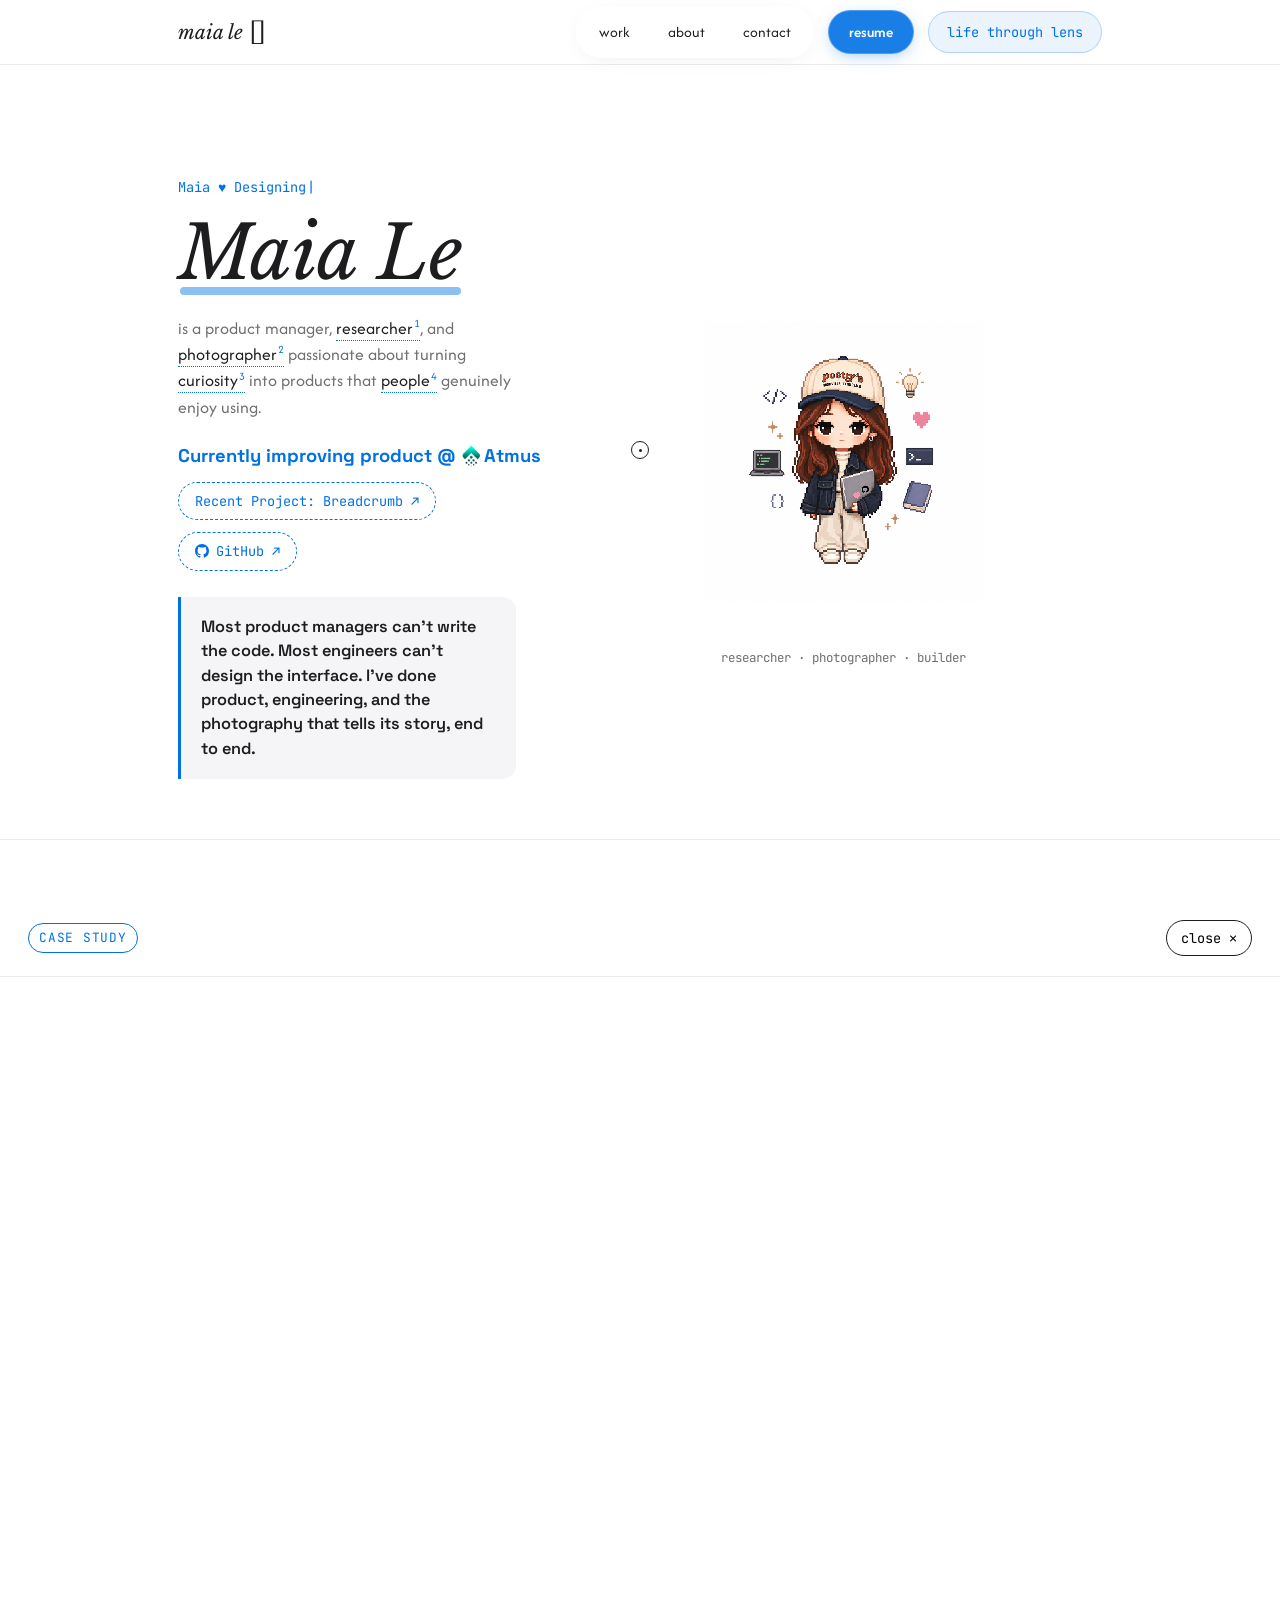
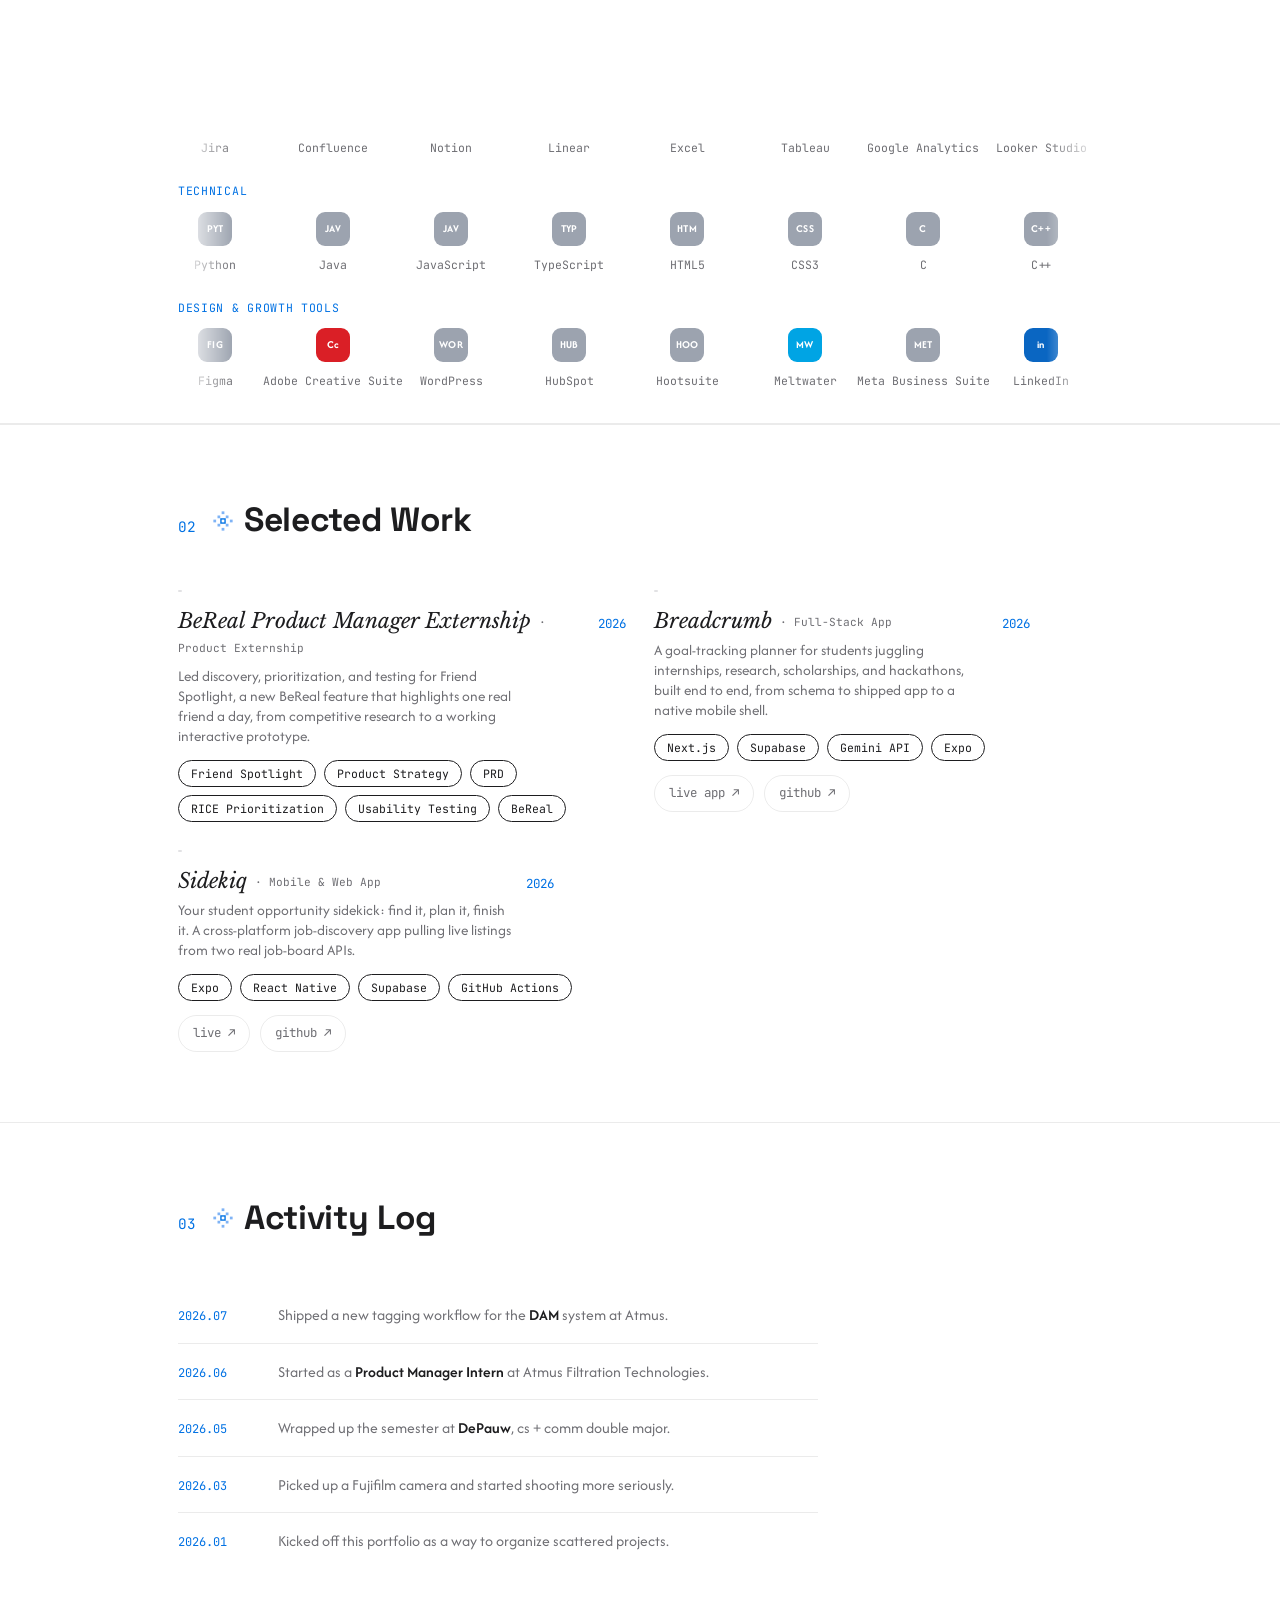
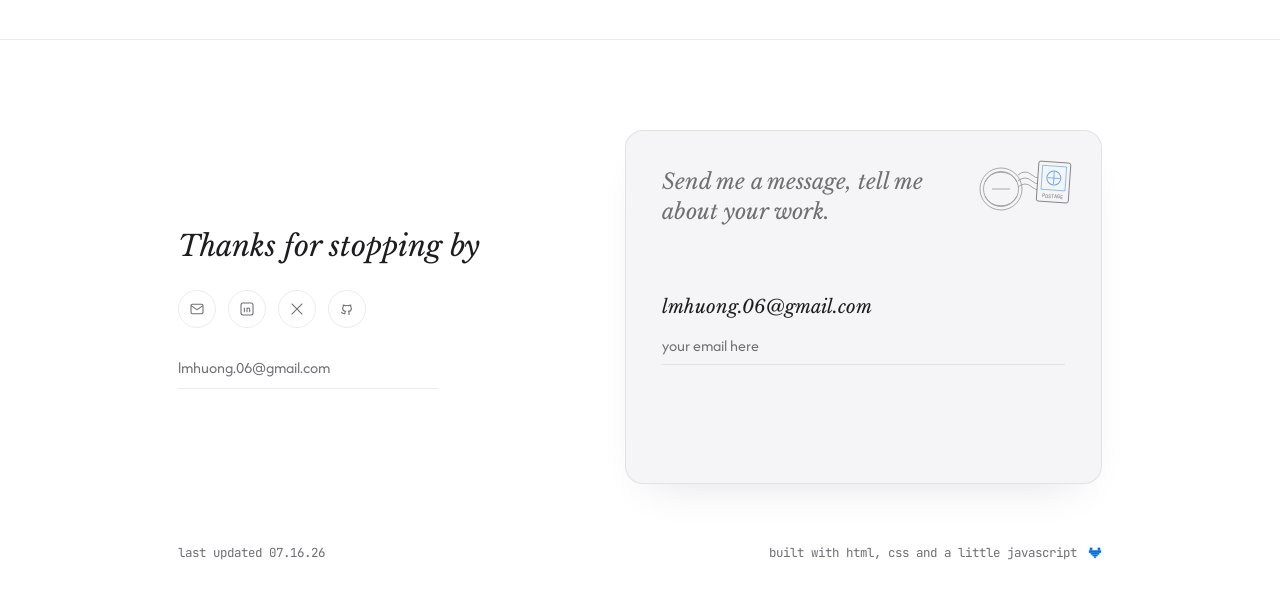
<file: index.html>
<!DOCTYPE html>
<html lang="en">
<head>
<meta charset="UTF-8">
<meta name="viewport" content="width=device-width, initial-scale=1.0">
<title>Your Name, Portfolio</title>
<link rel="preconnect" href="https://fonts.googleapis.com">
<link rel="preconnect" href="https://fonts.gstatic.com" crossorigin>
<link href="https://fonts.googleapis.com/css2?family=Afacad+Flux:wght@100..1000&family=Libre+Baskerville:ital,wght@0,400;0,700;1,400&family=JetBrains+Mono:wght@400;500&family=Space+Grotesk:wght@500;600;700&display=swap" rel="stylesheet">
<style>
  :root{
    --paper:#FFFFFF;
    --paper-2:#F5F5F7;
    --ink:#1D1D1F;
    --ink-soft:#6E6E73;
    --accent:#0071E3;
    --accent-2:#42A5F5;
    --line:rgba(0,0,0,0.08);
    --radius:14px;
    --glass-bg:rgba(255,255,255,0.6);
    --glass-border:rgba(255,255,255,0.5);
  }
  *{box-sizing:border-box; margin:0; padding:0;}
  html{scroll-behavior:smooth;}
  body{
    background-color:var(--paper);
    color:var(--ink);
    font-family:'Afacad Flux', sans-serif;
    line-height:1.5;
    overflow-x:hidden;
  }
  ::selection{ background:var(--accent); color:#fff; }

  /* ---------- WATER RIPPLE CANVAS ---------- */
  #rippleCanvas{
    position:fixed; inset:0; z-index:-1;
    pointer-events:none;
  }

  /* ---------- CUSTOM CURSOR ---------- */
  @media (hover:hover) and (pointer:fine){
    body, a, button{ cursor:none; }
    .custom-cursor{
      position:fixed; top:0; left:0;
      width:18px; height:18px;
      border:1.5px solid var(--ink);
      border-radius:50%;
      pointer-events:none;
      z-index:9999;
      transform:translate(-50%,-50%);
      transition:width .25s cubic-bezier(.34,1.56,.64,1), height .25s cubic-bezier(.34,1.56,.64,1), background-color .25s ease, border-color .25s ease;
      will-change:transform;
    }
    .custom-cursor::after{
      content:''; position:absolute; inset:0; margin:auto;
      width:3px; height:3px; border-radius:50%;
      background:var(--ink);
      transition:opacity .2s ease;
    }
    .custom-cursor.hovering{
      width:46px; height:46px;
      background:rgba(0,113,227,0.08);
      border-color:var(--accent);
    }
    .custom-cursor.hovering::after{ opacity:0; }
  }
  @media not all and (hover:hover) and (pointer:fine){
    .custom-cursor{ display:none; }
  }

  a{ color:inherit; text-decoration:none; }

  .wrap{ max-width:980px; margin:0 auto; padding:0 28px; }

  /* ---------- NAV ---------- */
  nav{
    position:sticky; top:0; z-index:250;
    background:rgba(255,255,255,0.7);
    backdrop-filter:blur(20px) saturate(180%);
    -webkit-backdrop-filter:blur(20px) saturate(180%);
    border-bottom:1px solid var(--line);
  }
  nav .wrap{
    display:flex; align-items:center; justify-content:space-between; gap:16px;
    height:64px;
  }
  .nav-right{
    display:flex; align-items:center; gap:14px;
  }
  @media(max-width:820px){
    .nav-right .nav-cta, .nav-right .nav-lens-cta{ display:none; }
  }
  .nav-right .nav-lens-cta{
    margin-bottom:0; padding:10px 18px; font-size:0.85rem; white-space:nowrap;
  }
  .logo{
    font-family:'Libre Baskerville', serif; font-style:italic; font-weight:400; font-size:1.2rem;
  }
  .navlinks{
    position:relative;
    display:flex; gap:6px; font-size:0.95rem;
    padding:6px; border-radius:999px;
    background:rgba(255,255,255,0.55);
    backdrop-filter:blur(20px) saturate(180%);
    -webkit-backdrop-filter:blur(20px) saturate(180%);
    border:1px solid rgba(255,255,255,0.6);
    box-shadow:0 4px 24px -10px rgba(0,0,0,0.12);
  }
  .navlinks a{
    position:relative; z-index:2;
    padding:8px 16px; border-radius:999px;
    transition:color .15s ease, opacity .15s ease;
  }
  .navlinks a:active{ opacity:0.5; }

  .nav-cta{
    display:inline-flex; align-items:center; gap:6px;
    padding:10px 20px; border-radius:999px;
    font-size:0.95rem; font-weight:600; color:#fff;
    background:rgba(0,113,227,0.9);
    backdrop-filter:blur(20px) saturate(180%);
    -webkit-backdrop-filter:blur(20px) saturate(180%);
    border:1px solid rgba(255,255,255,0.25);
    box-shadow:0 4px 18px -6px rgba(0,113,227,0.5);
    transition:opacity .15s ease, transform .15s ease;
  }
  .nav-cta:hover{ opacity:0.9; }
  .nav-cta:active{ transform:scale(0.96); }

  /* ---------- MOBILE BOTTOM TAB BAR ---------- */
  .mobile-tabbar{
    display:none;
  }
  @media(max-width:820px){
    .mobile-tabbar{
      display:flex; justify-content:space-around; align-items:center;
      position:fixed; top:auto; left:16px; right:16px; bottom:16px; z-index:60;
      height:56px; border-radius:999px;
      background:rgba(255,255,255,0.6); backdrop-filter:blur(20px) saturate(180%); -webkit-backdrop-filter:blur(20px) saturate(180%);
      border:1px solid rgba(255,255,255,0.6);
      box-shadow:0 10px 30px -10px rgba(0,0,0,0.18);
      padding:0 8px;
    }
    .mobile-tabbar a{
      font-family:'JetBrains Mono', monospace; font-size:0.85rem;
      color:var(--ink-soft);
      padding:10px 16px; border-radius:999px;
      transition:color .15s ease, background .15s ease;
    }
    .mobile-tabbar a:active{
      color:var(--ink); background:var(--paper-2);
    }
    /* leave room so the tab bar never covers the last bit of content */
    body{ padding-bottom:88px; }
  }
  .nav-bubble{
    position:absolute; top:6px; left:6px; height:calc(100% - 12px);
    width:0; border-radius:999px;
    background:#FFFFFF;
    box-shadow:0 4px 14px -6px rgba(0,0,0,0.25), 0 0 0 1px var(--line) inset;
    transition:transform .35s cubic-bezier(.34,1.56,.64,1), width .35s cubic-bezier(.34,1.56,.64,1), opacity .2s ease;
    opacity:0; z-index:1; pointer-events:none;
  }
  .navlinks.bubble-on .nav-bubble{ opacity:1; }

  /* ---------- HERO ---------- */
  header.hero{
    position:relative;
    padding:110px 0 60px;
    overflow:hidden;
  }
  .hero-grid{
    position:relative; z-index:1;
    display:grid; grid-template-columns:0.85fr 1.3fr; gap:70px; align-items:center;
  }
  .hero-grid > *{ min-width:0; }
  @media(max-width:820px){ .hero-grid{ grid-template-columns:1fr; } }

  h1.hero-title{
    font-family:'Libre Baskerville', serif;
    font-style:italic;
    font-weight:400;
    font-size:clamp(2.6rem, 6vw, 4.6rem);
    line-height:1.05;
    max-width:11ch;
  }
  h1.hero-title em{
    font-style:italic; color:var(--accent);
  }
  .name-highlight{
    position:relative; display:inline-block;
  }
  .name-highlight::after{
    content:''; position:absolute; left:2px; right:2px; bottom:-2px;
    height:8px; background:var(--accent); opacity:0.45; border-radius:4px;
  }
  .hero p.sub{
    margin-top:22px; max-width:38ch;
    font-size:1.1rem; color:var(--ink-soft);
  }

  .hero-badges{
    margin-top:22px; display:flex; flex-wrap:nowrap; gap:8px;
    max-width:100%; overflow-x:auto; -ms-overflow-style:none; scrollbar-width:none;
  }
  .hero-badges::-webkit-scrollbar{ display:none; }
  .hero-badge{
    display:inline-flex; align-items:center; white-space:nowrap; flex-shrink:0;
    background:rgba(255,255,255,0.55);
    backdrop-filter:blur(20px) saturate(180%);
    -webkit-backdrop-filter:blur(20px) saturate(180%);
    border:1px solid rgba(255,255,255,0.6);
    box-shadow:0 4px 18px -10px rgba(0,0,0,0.1);
    border-radius:999px;
    padding:8px 15px;
    font-size:0.78rem; color:var(--ink-soft);
  }
  .hero-badge strong{ color:var(--ink); font-weight:600; margin-left:4px; }
  .hero-badge .badge-note{ margin-left:4px; color:var(--ink-soft); }
  @media(max-width:600px){
    .hero-badge{ font-size:0.7rem; padding:7px 12px; }
  }

  .current-status{ margin-top:22px; }
  .current-status-line{
    display:inline-flex; align-items:center; white-space:nowrap;
    font-family:'Space Grotesk', sans-serif; font-weight:700; font-size:1.15rem;
    color:var(--accent); margin-bottom:12px;
    transition:opacity .15s ease;
  }
  @media(max-width:480px){
    .current-status-line{ font-size:0.95rem; }
  }
  .current-status-line:hover{ opacity:0.75; }
  .current-status-icon{
    width:22px; height:22px; object-fit:contain;
    vertical-align:-4px; margin:0 2px 0 4px;
  }
  .status-pills{ display:flex; flex-wrap:wrap; gap:12px; }
  .recent-project-pill{
    display:flex; width:fit-content; align-items:center; gap:6px;
    border:1.5px dashed var(--accent); border-radius:999px;
    padding:8px 16px;
    font-family:'JetBrains Mono', monospace; font-size:0.85rem;
    color:var(--accent); cursor:pointer;
    transition:background .15s ease;
  }
  .recent-project-pill:hover{ background:rgba(0,113,227,0.08); }
  .github-pill{
    display:flex; width:fit-content; align-items:center; gap:7px;
    border:1.5px dashed var(--accent); border-radius:999px;
    padding:8px 16px;
    font-family:'JetBrains Mono', monospace; font-size:0.85rem;
    color:var(--accent); cursor:pointer;
    transition:background .15s ease;
  }
  .github-pill:hover{ background:rgba(0,113,227,0.08); }
  .github-pill svg{ width:14px; height:14px; fill:currentColor; flex:none; }

  .unique-point{
    margin-top:26px; padding:18px 20px;
    border-left:3px solid var(--accent);
    background:var(--paper-2);
    border-radius:0 14px 14px 0;
    max-width:46ch;
  }
  .unique-point p{
    font-family:'Space Grotesk', sans-serif; font-weight:600; font-size:1.02rem;
    line-height:1.5; color:var(--ink);
  }

  /* footnote words: subtle dotted-underline emphasis, no hover box (see .photo-puller for the hero visual) */
  .fn{
    color:var(--ink);
    border-bottom:1.5px dotted var(--accent);
  }
  .fn sup{
    font-size:0.65em; color:var(--accent); margin-left:1px;
  }

  /* ---------- PHOTO PULLER — pixel-art avatar visual ---------- */
  .photo-puller{ width:100%; max-width:280px; min-width:0; margin:0 auto; }
  .pp-frame{
    position:relative; width:100%; aspect-ratio:4/5;
    display:flex; align-items:center; justify-content:center;
  }
  .pp-pixel-img{
    width:100%; height:100%;
    object-fit:contain;
    image-rendering:pixelated;
  }
  .pp-caption{
    margin-top:12px; text-align:center;
    font-family:'JetBrains Mono', monospace; font-size:0.78rem; color:var(--ink-soft);
  }
  @media(max-width:820px){ .pp-frame{ aspect-ratio:1/1; } }

  .eyebrow{
    font-family:'JetBrains Mono', monospace;
    font-size:0.8rem; letter-spacing:0.06em; text-transform:uppercase;
    color:var(--accent); margin-bottom:18px;
    display:inline-block;
    border:1px solid var(--accent); padding:4px 10px; border-radius:20px;
  }
  .cycle-tag{
    font-family:'JetBrains Mono', monospace;
    font-size:0.85rem; color:var(--accent);
    margin-bottom:18px; display:inline-flex; align-items:center;
  }
  .cycle-cursor{
    margin-left:1px; animation:cursor-blink 1s step-end infinite;
  }
  @keyframes cursor-blink{ 50%{ opacity:0; } }

  /* ---------- SECTION HEADERS ---------- */
  .section{ padding:70px 0; border-top:1px solid var(--line); }
  .section-head{ display:flex; align-items:baseline; gap:16px; margin-bottom:44px; }
  .section-num{
    font-family:'JetBrains Mono', monospace; color:var(--accent); font-size:0.9rem;
  }
  .section-title{
    font-family:'Space Grotesk', sans-serif; font-weight:700; font-size:2.1rem; letter-spacing:-0.01em;
    display:inline-flex; align-items:center; gap:10px;
  }
  .pixel-flower{ display:inline-block; image-rendering:pixelated; flex-shrink:0; }

  .reveal{ opacity:0; transform:translateY(24px); transition:opacity .38s ease, transform .38s cubic-bezier(.2,.8,.2,1); }
  .reveal.in{ opacity:1; transform:none; }

  /* ---------- ABOUT ---------- */
  .about-hero{
    display:grid; grid-template-columns:1.1fr 1fr; gap:56px; align-items:start;
    margin-bottom:70px;
  }
  .quote-block{
    border-left:3px solid var(--accent);
    padding-left:22px; margin-bottom:14px;
  }
  .quote-block p{
    font-family:'JetBrains Mono', monospace;
    font-size:1.02rem; line-height:1.6; color:var(--ink-soft);
  }
  .quote-attr{
    font-family:'JetBrains Mono', monospace; font-size:0.9rem;
    color:var(--ink-soft); margin-bottom:36px;
  }
  .about-copy p{ color:var(--ink-soft); font-size:1.05rem; margin-bottom:18px; }
  .about-links{
    margin-top:10px; font-size:0.98rem;
  }
  .about-links a:hover{ color:var(--accent); }
  .about-links .sep{ margin:0 10px; color:var(--line); }

  .about-photo{
    border-radius:var(--radius);
    aspect-ratio:4/3;
    background:var(--paper-2);
    border:1px solid var(--line);
    display:flex; align-items:center; justify-content:center;
    text-align:center; padding:24px;
    font-family:'JetBrains Mono', monospace; font-size:0.8rem;
    color:var(--ink-soft);
    overflow:hidden;
  }
  .about-photo img{ width:100%; height:100%; object-fit:cover; border-radius:calc(var(--radius) - 1px); }
  .about-photo-caption{
    margin-top:10px; text-align:center;
    font-family:'JetBrains Mono', monospace; font-size:0.78rem; color:var(--ink-soft);
  }

  .exp-heading{
    font-family:'Libre Baskerville', serif; font-style:italic; font-weight:400; font-size:1.35rem;
    margin-bottom:18px;
  }

  /* ---------- EXPERIENCE TIMELINE (2-column list rows, hover-to-reveal) ---------- */
  .timeline-columns{ display:grid; grid-template-columns:1fr 1fr; gap:0 64px; align-items:start; }
  @media(max-width:860px){ .timeline-columns{ grid-template-columns:1fr; gap:40px; } }

  .timeline{ position:relative; }
  .timeline-item{
    position:relative; cursor:pointer;
    padding:18px 0; border-bottom:1px solid var(--line);
  }
  .timeline-item:last-child{ border-bottom:none; }
  .timeline-row{
    display:flex; justify-content:space-between; align-items:baseline;
    gap:16px; flex-wrap:wrap;
  }
  .timeline-title{
    font-family:'Space Grotesk', sans-serif; font-weight:700; font-size:1rem;
    color:var(--ink); transition:color .2s ease;
  }
  .timeline-sub{ font-weight:400; color:var(--ink-soft); }
  .timeline-loc{ color:var(--ink-soft); opacity:0.7; font-weight:400; }
  .timeline-item:hover .timeline-title,
  .timeline-item.open .timeline-title{ color:var(--accent); }
  .timeline-date{
    font-family:'JetBrains Mono', monospace; font-size:0.78rem;
    color:var(--ink-soft); white-space:nowrap;
  }
  .timeline-note{
    font-family:'JetBrains Mono', monospace; font-size:0.78rem;
    font-style:italic; color:var(--ink-soft); opacity:0.8; margin-top:6px;
  }
  .timeline-item .cs-list{
    max-height:0; opacity:0; margin:0; padding-left:20px;
    overflow:hidden;
    transition:max-height .4s ease, opacity .3s ease, margin-top .4s ease;
  }
  .timeline-item:hover .cs-list,
  .timeline-item.open .cs-list{
    max-height:600px; opacity:1; margin-top:16px;
  }

  .snippets-grid{
    display:grid; grid-template-columns:repeat(3, 1fr); gap:16px;
    margin-top:20px;
  }
  @media(max-width:720px){ .snippets-grid{ grid-template-columns:1fr; } }
  .snippet-photo{
    aspect-ratio:4/5;
    border-radius:var(--radius);
    border:1.5px dashed var(--ink);
    background:var(--paper-2);
    display:flex; align-items:center; justify-content:center;
    text-align:center; padding:16px;
    font-family:'JetBrains Mono', monospace; font-size:0.75rem;
    color:var(--ink-soft);
  }
  .snippet-photo img{ width:100%; height:100%; object-fit:cover; border-radius:calc(var(--radius) - 1px); }

  /* ---------- TECH STACK (auto-scrolling marquee) ---------- */
  .tech-strip{
    padding:34px 0; border-bottom:1px solid var(--line);
  }
  .tech-strip-heading{
    font-family:'Libre Baskerville', serif; font-style:italic; font-weight:400; font-size:1.2rem;
    margin-bottom:24px;
  }
  .tech-row{ margin-bottom:26px; }
  .tech-row:last-child{ margin-bottom:0; }
  .tech-row-label{
    font-family:'JetBrains Mono', monospace; font-size:0.72rem; text-transform:uppercase;
    letter-spacing:0.06em; color:var(--accent); margin-bottom:12px;
  }
  .tech-marquee{
    overflow:hidden;
    -webkit-mask-image:linear-gradient(90deg, transparent, #000 6%, #000 94%, transparent);
    mask-image:linear-gradient(90deg, transparent, #000 6%, #000 94%, transparent);
  }
  .tech-track{
    display:flex; gap:44px; width:max-content;
    animation:tech-scroll 38s linear infinite;
  }
  .tech-track.reverse{ animation-name:tech-scroll-reverse; }
  .tech-marquee:hover .tech-track{ animation-play-state:paused; }
  @keyframes tech-scroll{
    from{ transform:translateX(0); }
    to{ transform:translateX(-50%); }
  }
  @keyframes tech-scroll-reverse{
    from{ transform:translateX(-50%); }
    to{ transform:translateX(0); }
  }
  .tech-chip{
    display:flex; flex-direction:column; align-items:center; gap:10px;
    flex-shrink:0; width:74px;
  }
  .tech-chip img{ width:34px; height:34px; object-fit:contain; }
  .tech-chip-badge{
    width:34px; height:34px; border-radius:9px;
    display:flex; align-items:center; justify-content:center;
    color:#fff; font-weight:700; font-size:0.68rem; letter-spacing:0.01em;
  }
  .tech-chip span{
    font-family:'JetBrains Mono', monospace; font-size:0.72rem;
    color:var(--ink-soft); white-space:nowrap; text-align:center;
  }
  @media(prefers-reduced-motion: reduce){
    .tech-track{ animation:none; }
  }

  /* ---------- PROJECTS (bento grid) ---------- */
  .projects{
    display:grid; grid-template-columns:repeat(2, 1fr);
    gap:28px;
  }
  @media(max-width:720px){ .projects{ grid-template-columns:1fr; } }

  .project-card{
    cursor:pointer;
    border:none; background:none;
    text-align:left; width:100%;
    display:flex; flex-direction:column;
    font-family:inherit; color:inherit;
  }
  .project-mockup{
    border-radius:22px;
    aspect-ratio:2/1;
    position:relative;
    overflow:hidden;
    border:1px solid var(--line);
    display:flex; align-items:center; justify-content:center;
    transition:transform .25s ease, box-shadow .25s ease;
  }
  .project-card:hover .project-mockup{
    transform:translateY(-6px);
    box-shadow:0 16px 34px -14px rgba(0,0,0,0.22);
  }
  .project-card:active .project-mockup{
    transform:translateY(-2px) scale(0.98);
  }
  .project-badge{
    position:absolute; top:16px; left:16px;
    font-family:'JetBrains Mono', monospace; font-size:0.7rem;
    background:rgba(255,255,255,0.85); backdrop-filter:blur(6px);
    color:var(--ink);
    padding:5px 11px; border-radius:999px;
    z-index:2;
  }
  .project-badge.badge-right{ left:auto; right:16px; }

  .project-item{ display:flex; flex-direction:column; }
  .card-links{ display:flex; gap:10px; margin-top:14px; }
  .card-links a{
    display:inline-flex; align-items:center; gap:6px;
    font-family:'JetBrains Mono', monospace; font-size:0.78rem;
    padding:8px 14px; border-radius:999px;
    border:1px solid var(--line); color:var(--ink-soft);
    transition:border-color .15s ease, color .15s ease;
  }
  .card-links a:hover{ border-color:var(--accent); color:var(--accent); }
  .project-photo{
    position:absolute; inset:0;
    width:100%; height:100%; object-fit:cover;
  }
  .project-window{
    width:78%; background:var(--paper);
    border-radius:12px;
    border:1px solid var(--line);
    box-shadow:0 14px 30px -10px rgba(0,0,0,0.15);
    overflow:hidden;
  }
  .project-window-bar{
    display:flex; gap:6px; padding:9px 12px;
    border-bottom:1px solid var(--line);
  }
  .project-window-bar span{
    width:8px; height:8px; border-radius:50%; background:var(--line);
  }
  .project-window-body{
    padding:22px 18px;
    font-family:'Libre Baskerville', serif; font-style:italic; font-weight:400; font-size:1.35rem;
    color:var(--ink);
  }

  /* branded project cover (e.g. BeReal): real logo + screenshot instead of the generic browser mockup */
  .bereal-cover{
    position:relative; overflow:hidden;
  }
  .bereal-cover .glow-circle{
    position:absolute; width:75%; aspect-ratio:1;
    background:radial-gradient(circle, rgba(255,255,255,0.16), transparent 70%);
    border-radius:50%; right:-15%; top:-20%;
    pointer-events:none;
  }
  .bereal-cover .phone-frame{
    position:relative; width:42%; max-width:150px;
    border-radius:16px; overflow:hidden;
    border:3px solid #111;
    box-shadow:0 24px 44px -12px rgba(0,0,0,0.6);
    transform:rotate(-6deg);
  }
  .bereal-cover .phone-frame img{
    width:100%; height:100%; object-fit:cover; display:block;
  }
  .bereal-cover .brand-logo{
    position:absolute; left:20px; bottom:18px;
    height:22px; width:auto;
    mix-blend-mode:screen; /* drops the logo's black background, leaves just the white wordmark */
  }
  .overlay-hero.bereal-cover .phone-frame{ max-width:220px; }
  .overlay-hero.bereal-cover .brand-logo{ height:30px; left:32px; bottom:28px; }

  .project-meta{ margin-top:16px; display:flex; justify-content:space-between; align-items:baseline; gap:12px; }
  .project-title{ font-family:'Libre Baskerville', serif; font-style:italic; font-weight:400; font-size:1.3rem; }
  .project-type-inline{
    font-family:'JetBrains Mono', monospace; font-style:normal; font-size:0.7rem;
    color:var(--ink-soft); vertical-align:middle; margin-left:8px;
  }
  .project-desc{ color:var(--ink-soft); margin-top:6px; font-size:0.95rem; max-width:42ch; }
  .project-year{ font-family:'JetBrains Mono', monospace; font-size:0.78rem; color:var(--accent); white-space:nowrap; }

  .tagrow{ display:flex; flex-wrap:wrap; gap:8px; margin-top:14px; }
  .tag{
    font-family:'JetBrains Mono', monospace; font-size:0.72rem;
    padding:5px 12px; border-radius:999px;
    border:1px solid var(--ink); background:var(--paper);
    transition:transform .15s ease, background .15s ease, color .15s ease;
  }
  .tag:hover{ transform:translateY(-2px); background:var(--ink); color:var(--paper); }
  .tag:active{ transform:translateY(0) scale(0.96); }

  /* ---------- ACTIVITY LOG ---------- */
  .activity-feed{ max-width:640px; }
  .activity-row{
    display:flex; gap:20px; align-items:baseline;
    padding:16px 0; border-bottom:1px solid var(--line);
  }
  .activity-row:last-child{ border-bottom:none; }
  .activity-date{
    font-family:'JetBrains Mono', monospace; font-size:0.75rem;
    color:var(--accent); white-space:nowrap; width:80px; flex-shrink:0;
  }
  .activity-text{ font-size:0.98rem; color:var(--ink-soft); }
  .activity-text strong{ color:var(--ink); font-weight:600; }

  /* ---------- CASE STUDY OVERLAY ---------- */
  .overlay{
    position:fixed; top:65px; left:0; right:0; bottom:0; z-index:200;
    background:var(--paper);
    overflow-y:auto;
    transform:translateY(100%);
    transition:transform .22s cubic-bezier(.4,0,.2,1); /* fast exit */
  }
  .overlay.open{
    transform:translateY(0);
    transition:transform .35s cubic-bezier(.2,.8,.2,1); /* slightly slower, springy entrance */
  }
  .overlay-nav{
    position:sticky; top:0; z-index:5;
    background:rgba(255,255,255,0.75); backdrop-filter:blur(14px);
    border-bottom:1px solid var(--line);
    display:flex; align-items:center; justify-content:space-between;
    padding:20px 28px;
  }
  .overlay-close{
    font-family:'JetBrains Mono', monospace; font-size:0.85rem;
    border:1px solid var(--ink); border-radius:999px;
    padding:8px 14px; background:var(--paper);
    transition:background .15s ease;
  }
  .overlay-close:hover{ background:var(--ink); color:var(--paper); }
  .overlay-close:active{ transform:scale(0.94); }
  .overlay-body{ max-width:820px; margin:0 auto; padding:56px 28px 120px; }
  .overlay-title{
    font-family:'Libre Baskerville', serif; font-style:italic; font-weight:400;
    font-size:clamp(2rem, 5vw, 3rem); margin-bottom:14px;
  }
  .overlay-sub{ color:var(--ink-soft); font-size:1.1rem; max-width:56ch; margin-bottom:40px; }

  .overlay-hero{
    border-radius:22px; aspect-ratio:2/1; margin-bottom:56px;
    border:1px solid var(--line);
    display:flex; align-items:center; justify-content:center;
  }

  .meta-grid{
    display:grid; grid-template-columns:repeat(3, 1fr); gap:24px;
    margin-bottom:56px; padding-bottom:40px; border-bottom:1px solid var(--line);
  }
  .meta-label{
    font-family:'JetBrains Mono', monospace; font-size:0.72rem;
    letter-spacing:0.06em; text-transform:uppercase; color:var(--accent);
    margin-bottom:8px;
  }
  .meta-value{ font-size:0.95rem; }

  .overlay-section{ margin-bottom:48px; }
  .overlay-eyebrow{
    font-family:'JetBrains Mono', monospace; font-size:0.75rem;
    letter-spacing:0.06em; text-transform:uppercase; color:var(--accent);
    margin-bottom:12px;
  }
  .overlay-h3{
    font-family:'Libre Baskerville', serif; font-style:italic; font-weight:400; font-size:1.65rem;
    margin-bottom:16px; max-width:32ch;
  }
  .overlay-p{ color:var(--ink-soft); font-size:1.02rem; max-width:64ch; margin-bottom:14px; }
  .overlay-p:last-child{ margin-bottom:0; }
  .overlay-p strong{ color:var(--ink); }

  .cs-list{ color:var(--ink-soft); font-size:0.98rem; margin:0 0 14px 20px; max-width:64ch; }
  .cs-list li{ margin-bottom:8px; }
  .cs-list li::marker{ color:var(--accent); }

  .cs-table{
    width:100%; border-collapse:collapse; margin-bottom:20px;
    font-size:0.88rem;
  }
  .cs-table th{
    text-align:left; font-family:'JetBrains Mono', monospace; font-size:0.7rem;
    letter-spacing:0.04em; text-transform:uppercase; color:var(--accent);
    padding:8px 12px; border-bottom:1px solid var(--line);
  }
  .cs-table td{
    padding:10px 12px; border-bottom:1px solid var(--line);
    color:var(--ink-soft); vertical-align:top;
  }
  .cs-table td:first-child, .cs-table th:first-child{ color:var(--ink); font-weight:500; padding-left:0; }
  .cs-table-wrap{ overflow-x:auto; margin-bottom:20px; -webkit-overflow-scrolling:touch; }
  .cs-table-wrap .cs-table{ margin-bottom:0; min-width:480px; }

  .cs-code{
    background:#1D1D1F; color:#E5E5EA;
    font-family:'JetBrains Mono', monospace; font-size:0.82rem; line-height:1.6;
    padding:14px 16px; border-radius:10px; overflow-x:auto;
    margin:8px 0 16px; white-space:pre;
  }
  .cs-bug{
    border:1px solid var(--line); border-radius:14px;
    padding:20px 22px; margin-bottom:18px;
  }
  .cs-bug-title{ font-weight:600; font-size:1rem; margin-bottom:12px; }
  .cs-bug-label{
    font-family:'JetBrains Mono', monospace; font-size:0.72rem; text-transform:uppercase;
    letter-spacing:0.04em; color:var(--accent); margin:14px 0 4px;
  }
  .cs-bug-label:first-of-type{ margin-top:0; }

  .cs-compare-header{ display:flex; align-items:center; gap:14px; margin-bottom:10px; }
  .cs-compare-icon{
    width:44px; height:44px; border-radius:12px; flex-shrink:0;
    display:flex; align-items:center; justify-content:center;
    background:var(--paper-2); font-weight:700; font-size:1.1rem;
    overflow:hidden;
  }
  .cs-compare-icon img{ width:100%; height:100%; object-fit:cover; }
  .cs-compare-grid{ display:grid; grid-template-columns:1fr 1fr; gap:24px; margin-top:14px; }
  @media(max-width:600px){ .cs-compare-grid{ grid-template-columns:1fr; } }
  .cs-compare-col-title{
    font-weight:600; font-size:0.9rem; margin-bottom:8px;
    display:flex; align-items:center; gap:6px;
  }
  .cs-compare-col-title.pros{ color:#1a9c53; }
  .cs-compare-col-title.cons{ color:#e0483e; }
  .cs-compare-stack{ border:1px solid var(--line); border-radius:16px; overflow:hidden; }
  .cs-compare-row{ padding:16px 18px; border-bottom:1px solid var(--line); }
  .cs-compare-row:last-child{ border-bottom:none; }
  .cs-compare-row .cs-compare-grid{ gap:14px; margin-top:10px; }
  .cs-compare-row .cs-compare-header{ margin-bottom:6px; gap:10px; }
  .cs-compare-row .cs-compare-icon{ width:32px; height:32px; border-radius:9px; font-size:0.85rem; }
  .cs-compare-row .cs-bug-title{ font-size:0.9rem; }
  .cs-compare-row .overlay-p{ font-size:0.85rem; margin-bottom:0; }
  .cs-compare-row .cs-compare-col-title{ font-size:0.8rem; margin-bottom:5px; }
  .cs-compare-row .cs-list{ font-size:0.8rem; margin:0 0 0 16px; }
  .cs-compare-row .cs-list li{ margin-bottom:5px; }
  .cs-split--top{ align-items:start; }
  .cs-gap-box{
    border:1px solid var(--accent); background:rgba(0,113,227,0.05);
    border-radius:14px; padding:22px; margin-top:8px;
  }
  .cs-gap-title{ font-weight:700; font-size:1.15rem; margin-bottom:8px; }
  .cs-gap-title span{ color:var(--accent); }
  .cs-gap-tags{
    display:flex; flex-wrap:wrap; gap:8px 18px; margin-top:14px;
    font-family:'JetBrains Mono', monospace; font-size:0.8rem; color:var(--accent); font-weight:600;
  }

  .cs-metric-grid{
    display:grid; grid-template-columns:repeat(4, 1fr); gap:14px; margin:20px 0;
  }
  @media(max-width:600px){ .cs-metric-grid{ grid-template-columns:repeat(2, 1fr); } }
  .cs-metric{
    background:var(--paper-2); border-radius:12px; padding:16px;
  }
  .cs-metric .num{ font-family:'Libre Baskerville', serif; font-style:italic; font-size:1.6rem; display:block; }
  .cs-metric .label{ font-family:'JetBrains Mono', monospace; font-size:0.7rem; color:var(--ink-soft); }

  .cs-link-btn{
    display:inline-flex; align-items:center; gap:8px;
    padding:12px 20px; border-radius:999px; margin-bottom:20px;
    background:rgba(0,113,227,0.08);
    backdrop-filter:blur(20px) saturate(180%);
    -webkit-backdrop-filter:blur(20px) saturate(180%);
    border:1px solid rgba(0,113,227,0.25); color:var(--accent);
    font-family:'JetBrains Mono', monospace; font-size:0.85rem;
    transition:background .15s ease, color .15s ease;
  }
  .cs-link-btn:hover{ background:var(--accent); color:#fff; }

  .cs-figure{ margin:8px 0 28px; }
  .cs-split{ display:grid; grid-template-columns:1fr 1fr; gap:32px; align-items:center; margin-bottom:8px; }
  .cs-split .cs-figure{ margin:0; }
  @media(max-width:700px){ .cs-split{ grid-template-columns:1fr; } }
  .cs-subhead{
    font-family:'Space Grotesk', sans-serif; font-weight:700; font-size:1.3rem;
    margin:8px 0 12px;
  }
  .cs-hmw-box{
    background:var(--paper-2); border-radius:16px; padding:36px 40px;
    text-align:center; margin:20px auto 8px; max-width:92%;
  }
  .cs-hmw-box p{
    font-family:'Space Grotesk', sans-serif; font-weight:700; font-size:1.3rem;
    line-height:1.4; color:var(--ink);
  }
  .cs-figure img{
    width:100%; height:auto; display:block;
  }
  .cs-figure figcaption{
    margin-top:10px; text-align:center;
    font-family:'JetBrains Mono', monospace; font-size:0.78rem; color:var(--ink-soft);
  }

  .cs-embed-wrap{
    position:relative; width:100%; aspect-ratio:16/10;
    border-radius:14px; overflow:hidden; border:1px solid var(--line);
    background:var(--paper-2); margin-bottom:16px;
  }
  .cs-embed-wrap.tall{ aspect-ratio:auto; height:640px; }
  .cs-embed-wrap iframe{ position:absolute; inset:0; width:100%; height:100%; border:0; }

  /* left-side scroll progress bar, one tick per case-study section (desktop only) —
     click or hover to reveal a jump-to-section table of contents */
  .cs-progress{
    position:fixed; left:28px; top:50%; transform:translateY(-50%);
    z-index:210;
  }
  .cs-progress-ticks{
    display:flex; flex-direction:column; gap:11px;
    cursor:pointer; padding:10px 6px;
  }
  .cs-progress-ticks .tick{
    width:18px; height:2px; background:var(--line);
    transition:width .2s ease, background .2s ease;
  }
  .cs-progress-ticks:hover .tick{ background:var(--ink); }
  .cs-progress-ticks .tick:hover{ width:32px; }
  .cs-toc-panel{
    position:absolute; left:100%; top:50%; margin-left:2px;
    transform:translate(0,-50%);
    background:#fff; border:1px solid var(--line); border-radius:18px;
    padding:18px 24px; min-width:230px;
    box-shadow:0 24px 48px -18px rgba(0,0,0,0.22);
    opacity:0; visibility:hidden; pointer-events:none;
    transition:opacity .18s ease, transform .18s ease, visibility .18s;
  }
  .cs-progress:hover .cs-toc-panel,
  .cs-progress.open .cs-toc-panel{
    opacity:1; visibility:visible; pointer-events:auto;
    transform:translate(6px,-50%);
  }
  .cs-toc-eyebrow{
    font-family:'JetBrains Mono', monospace; font-size:0.68rem; text-transform:uppercase;
    letter-spacing:0.06em; color:var(--ink-soft); margin-bottom:10px;
  }
  .cs-toc-item{
    display:block; width:100%; text-align:left;
    background:none; border:none; padding:6px 0;
    font-family:'Afacad Flux', sans-serif; font-size:0.98rem; color:var(--ink-soft);
    cursor:pointer; white-space:nowrap; transition:color .15s ease;
  }
  .cs-toc-item:hover{ color:var(--accent); }
  .cs-toc-item.active{ color:var(--ink); font-weight:700; }
  @media(max-width:1080px){ .cs-progress{ display:none; } }

  .contact-footer{
    border-top:1px solid var(--line);
    padding:90px 0 50px;
  }
  .contact-grid{
    display:grid; grid-template-columns:0.9fr 1.1fr; gap:56px; align-items:center;
  }
  @media(max-width:760px){ .contact-grid{ grid-template-columns:1fr; } }
  .contact-heading{
    font-family:'Libre Baskerville', serif; font-style:italic; font-weight:400;
    font-size:1.8rem; margin-bottom:22px;
  }
  .social-row{ display:flex; gap:12px; }
  .social-row a{
    width:38px; height:38px; border-radius:50%;
    border:1px solid var(--line);
    display:flex; align-items:center; justify-content:center;
    color:var(--ink-soft);
    transition:border-color .2s ease, color .2s ease, transform .2s ease;
  }
  .social-row a:hover{ border-color:var(--accent); color:var(--accent); transform:translateY(-2px); }
  .social-row a:active{ transform:translateY(0) scale(0.92); }
  .social-row svg{ width:16px; height:16px; }
  .email-line{
    margin-top:28px; max-width:260px;
    padding-bottom:8px; border-bottom:1px solid var(--line);
    font-family:'Afacad Flux', sans-serif;
    color:var(--ink-soft); font-size:1rem;
  }

  .postcard{
    background:var(--paper-2);
    border:1px solid var(--line);
    border-radius:18px;
    padding:36px;
    position:relative;
    overflow:hidden;
    box-shadow:0 20px 44px -24px rgba(0,0,0,0.14);
  }
  /* easter egg: a koi fish swims across and "catches" the postcard on a successful send */
  .koi-catch{
    position:absolute; left:-40px; bottom:26%;
    font-family:'JetBrains Mono', monospace; font-size:16px;
    color:var(--accent); opacity:0;
    pointer-events:none; white-space:pre; margin:0;
    animation:koi-catch-swim 1.8s cubic-bezier(.4,0,.2,1) forwards;
  }
  @keyframes koi-catch-swim{
    0%   { transform:translate(0,0) rotate(0deg); opacity:0; }
    12%  { opacity:1; }
    55%  { transform:translate(160px,-14px) rotate(-6deg); }
    80%  { transform:translate(280px,8px) rotate(4deg); }
    100% { transform:translate(420px,-2px) rotate(0deg); opacity:0; }
  }
  @media (prefers-reduced-motion: reduce){
    .koi-catch{ display:none; }
  }
  .postcard-text{
    display:block; width:100%;
    font-family:'Libre Baskerville', serif; font-style:italic; font-weight:400;
    font-size:1.35rem; line-height:1.4; color:var(--ink);
    max-width:22ch; margin-bottom:36px;
    border:none; background:none; outline:none; resize:none;
    padding:0; overflow:hidden;
  }
  .postcard-text::placeholder{ color:var(--ink-soft); opacity:1; }

  .postcard-stamp{
    position:absolute; top:24px; right:28px;
    width:100px; height:74px;
    pointer-events:none;
  }

  .postcard-email{
    display:block; font-family:'Libre Baskerville', serif; font-style:italic; font-weight:400;
    font-size:1.15rem; color:var(--ink); margin-bottom:14px;
  }
  .postcard-email:hover{ color:var(--accent); }
  .postcard-email:active{ opacity:0.7; }
  .postcard .email-line{ margin-top:0; max-width:none; }
  input.email-line{
    display:block; width:100%;
    border:none; border-bottom:1px solid var(--line); outline:none;
    background:none; padding-bottom:8px;
    font-family:'Afacad Flux', sans-serif; color:var(--ink);
    font-size:1rem;
  }
  input.email-line::placeholder{ color:var(--ink-soft); }
  input.email-line:focus{ border-bottom-color:var(--accent); }

  .postcard-send{
    margin-top:18px;
    font-family:'JetBrains Mono', monospace; font-size:0.82rem;
    background:var(--ink); color:var(--paper);
    border:none; border-radius:999px;
    padding:10px 22px;
    cursor:pointer;
    opacity:0; transform:translateY(6px); pointer-events:none;
    transition:opacity .25s ease, transform .25s ease, background .2s ease;
  }
  .postcard-send.visible{ opacity:1; transform:translateY(0); pointer-events:auto; }
  .postcard-send:hover{ background:var(--accent); }
  .postcard-send:active:not(:disabled){ transform:translateY(1px) scale(0.97); }
  .postcard-send:disabled{ opacity:0.6; cursor:default; }
  .postcard-status{
    margin-top:12px; font-family:'JetBrains Mono', monospace; font-size:0.78rem;
    color:var(--ink-soft); min-height:1.2em;
  }

  .footer-meta{
    max-width:980px; margin:60px auto 0; padding:0 28px;
    display:flex; justify-content:space-between; flex-wrap:wrap; gap:10px;
    font-family:'JetBrains Mono', monospace; font-size:0.78rem; color:var(--ink-soft);
  }

  @media(max-width:720px){
    .about-grid{ grid-template-columns:1fr; }
    header.hero{ padding:80px 0 90px; }
  }

  @media (prefers-reduced-motion: reduce) {
    *{ animation-duration:0.01ms !important; animation-iteration-count:1 !important; transition-duration:0.01ms !important; scroll-behavior:auto !important; }
  }
</style>
</head>
<body>

<canvas id="rippleCanvas"></canvas>
<div class="custom-cursor" id="customCursor"></div>

<nav>
  <div class="wrap">
    <div class="logo">maia le 𓆝</div>
    <div class="nav-right">
      <div class="navlinks" id="navLinks">
        <div class="nav-bubble" id="navBubble"></div>
        <a href="#work">work</a>
        <a href="#" id="navAboutLink">about</a>
        <a href="#contact">contact</a>
      </div>
      <a class="nav-cta" href="https://drive.google.com/file/d/1qIQvSPjwKrsJSxKgMnyaauqbJeww2t6K/view?usp=sharing" target="_blank" rel="noopener"><span>resume</span></a>
      <a class="cs-link-btn nav-lens-cta" href="#" id="navLensLink">life through lens</a>
    </div>
  </div>
</nav>

<!-- bottom-reachable nav for mobile, thumbs don't reach the top of the screen -->
<nav class="mobile-tabbar">
  <a href="#work">work</a>
  <a href="#" id="mobileAboutLink">about</a>
  <a href="#" id="mobileLensLink">lens</a>
  <a href="#contact">contact</a>
  <a href="https://drive.google.com/file/d/1qIQvSPjwKrsJSxKgMnyaauqbJeww2t6K/view?usp=sharing" target="_blank" rel="noopener">resume</a>
</nav>

<header class="hero">
  <div class="wrap hero-grid">
    <div class="hero-text">
      <div class="cycle-tag" id="cycleTag"><span id="cycleText">Currently Designing</span><span class="cycle-cursor">|</span></div>
      <h1 class="hero-title"><span class="name-highlight">Maia Le</span></h1>
      <p class="sub">
        is a product manager,
        <span class="fn" data-fn="1">researcher<sup>1</sup></span>,
        and
        <span class="fn" data-fn="2">photographer<sup>2</sup></span>
        passionate about turning
        <span class="fn" data-fn="3">curiosity<sup>3</sup></span>
        into products that
        <span class="fn" data-fn="4">people<sup>4</sup></span>
        genuinely enjoy using.
      </p>

      <div class="current-status">
        <a class="current-status-line" href="https://www.atmus.com/" target="_blank" rel="noopener">Currently improving product @ <img src="assets/atmus-icon.png" alt="" class="current-status-icon">Atmus</a>
        <div class="status-pills">
          <a class="recent-project-pill" href="#" id="recentProjectLink">Recent Project: Breadcrumb ↗</a>
          <a class="github-pill" href="https://github.com/maiaPaperTowns" target="_blank" rel="noopener">
            <svg viewBox="0 0 16 16" aria-hidden="true"><path d="M8 0C3.58 0 0 3.58 0 8c0 3.54 2.29 6.53 5.47 7.59.4.07.55-.17.55-.38 0-.19-.01-.82-.01-1.49-2.01.37-2.53-.49-2.69-.94-.09-.23-.48-.94-.82-1.13-.28-.15-.68-.52-.01-.53.63-.01 1.08.58 1.23.82.72 1.21 1.87.87 2.33.66.07-.52.28-.87.51-1.07-1.78-.2-3.64-.89-3.64-3.95 0-.87.31-1.59.82-2.15-.08-.2-.36-1.02.08-2.12 0 0 .67-.21 2.2.82.64-.18 1.32-.27 2-.27.68 0 1.36.09 2 .27 1.53-1.04 2.2-.82 2.2-.82.44 1.1.16 1.92.08 2.12.51.56.82 1.27.82 2.15 0 3.07-1.87 3.75-3.65 3.95.29.25.54.73.54 1.48 0 1.07-.01 1.93-.01 2.2 0 .21.15.46.55.38A8.01 8.01 0 0 0 16 8c0-4.42-3.58-8-8-8Z"/></svg>
            GitHub ↗
          </a>
        </div>
      </div>

      <div class="unique-point">
        <p>Most product managers can't write the code. Most engineers can't design the interface. I've done product, engineering, and the photography that tells its story, end to end.</p>
      </div>
    </div>

    <div class="photo-puller">
      <div class="pp-frame">
        <img src="assets/pixel-avatar.png" alt="Pixel-art avatar of Maia" class="pp-pixel-img">
      </div>
      <div class="pp-caption">researcher · photographer · builder</div>
    </div>
  </div>
</header>

<!-- ABOUT — lives off the homepage, opens as an overlay from the nav "about" link -->
<div class="overlay" id="aboutOverlay">
  <div class="overlay-nav">
    <span class="eyebrow" style="margin:0;">about</span>
    <button class="overlay-close" id="aboutClose">close ✕</button>
  </div>
  <div class="overlay-body">

    <div class="about-hero reveal">
      <div>
        <blockquote class="quote-block">
          <p>"Fall in love with the problem, not the solution."</p>
        </blockquote>
        <div class="quote-attr">Uri Levine</div>

        <div class="about-copy">
          <p>Hi! I'm Maia, a Computer Science + Communication student at DePauw University who loves turning messy problems into products that feel simple.</p>
          <p>I work at the intersection of product, technology, and storytelling, finding the why behind problems and getting hands-on with AI, data, design, and code to turn ideas into something real.</p>
          <p>Beyond work, I'm the President of Women in Computer Science, a photographer of 5+ years, an art lover, an enthusiastic traveler, and currently learning Chinese.</p>
          <p>I'm especially curious about AI products and human-centered technology, and I'm working toward becoming a PM who can speak both human and engineer. :)</p>
        </div>

        <div class="about-links">
          <a href="mailto:lmhuong.06@gmail.com">Email</a><span class="sep">·</span><a href="https://www.linkedin.com/in/maia-le-504b41263/" target="_blank" rel="noopener">LinkedIn</a><span class="sep">·</span><a href="https://github.com/maiaPaperTowns" target="_blank" rel="noopener">GitHub</a>
        </div>
      </div>

      <div class="about-photo-wrap">
        <div class="about-photo">
          <img src="assets/about-photo.jpg" alt="Maia at GHC 2025 with the DePauw Women in Computer Science team">
        </div>
        <div class="about-photo-caption">me at GHC 2025 with DePauw Women in CS team</div>
      </div>
    </div>

    <div class="reveal">
      <h3 class="exp-heading">Snippets of my life</h3>
      <div class="snippets-grid">
        <div class="snippet-photo">add photo</div>
        <div class="snippet-photo">add photo</div>
        <div class="snippet-photo">add photo</div>
      </div>
    </div>

  </div>
</div>

<div class="overlay" id="lensOverlay">
  <div class="overlay-nav">
    <span class="eyebrow" style="margin:0;">life through lens</span>
    <button class="overlay-close" id="lensClose">close ✕</button>
  </div>
  <div class="overlay-body">
    <div class="reveal">
      <h2 class="section-title" style="margin-bottom:18px;">Life Through Lens</h2>
      <p class="about-copy-p" style="color:var(--ink-soft); font-size:1.05rem; max-width:56ch; margin-bottom:18px;">
        This is where the camera comes out: photography, the creative and communications side of what I do, and the stuff that doesn't fit neatly into a product case study.
      </p>
      <p class="about-copy-p" style="color:var(--ink-soft); font-size:1.05rem; max-width:56ch;">
        Coming soon.
      </p>
    </div>
  </div>
</div>

<section class="section" id="experience">
  <div class="wrap">
    <div class="section-head reveal">
      <span class="section-num">01</span>
      <h2 class="section-title"><svg class="pixel-flower" width="22" height="22" viewBox="0 0 16 16" aria-hidden="true">
          <rect x="7" y="1" width="2" height="2" fill="#7FB3F5"/>
          <rect x="7" y="13" width="2" height="2" fill="#7FB3F5"/>
          <rect x="1" y="7" width="2" height="2" fill="#7FB3F5"/>
          <rect x="13" y="7" width="2" height="2" fill="#7FB3F5"/>
          <rect x="4" y="4" width="2" height="2" fill="#7FB3F5"/>
          <rect x="10" y="4" width="2" height="2" fill="#7FB3F5"/>
          <rect x="4" y="10" width="2" height="2" fill="#7FB3F5"/>
          <rect x="10" y="10" width="2" height="2" fill="#7FB3F5"/>
          <rect x="6" y="6" width="4" height="4" fill="var(--accent)"/>
          <rect x="7" y="7" width="2" height="2" fill="#fff"/>
        </svg>Experience</h2>
    </div>
    <div class="reveal timeline-columns">
      <div>
        <h3 class="exp-heading">Work</h3>
        <div class="timeline">
          <div class="timeline-item">
            <div class="timeline-row">
              <div class="timeline-title">Atmus Filtration Technologies <span class="timeline-sub">/ Rotational Product Management Intern</span></div>
              <div class="timeline-date">May 2026 – Present</div>
            </div>
            <ul class="cs-list">
              <li>Led <strong>product discovery</strong> for the enterprise Acquia DAM platform by interviewing <strong>9 global stakeholders</strong> and mapping content workflows, translating pain points into prioritized requirements and driving a <strong>15% improvement in asset searchability</strong>.</li>
              <li>Worked with engineering, marketing, IT, cybersecurity, and external vendors to redesign role-based permissions and evaluate <strong>AI-powered Natural Language Search (NLS)</strong> for the <strong>enterprise Acquia DAM platform</strong>, strengthening governance across <strong>329 users</strong> and enabling scalable management of <strong>20K+ digital assets</strong>.</li>
              <li>Built <strong>Excel data models</strong> using <strong>PivotTables, Power Query, and advanced formulas</strong> to audit and <strong>bulk clean</strong> metadata for <strong>4K+ digital assets</strong>, improving data integrity and supporting product decisions.</li>
              <li>Researched and benchmarked <strong>9+ competitor sustainability campaigns</strong> to evaluate navigation, content strategy, and launch experiences, proposing a new landing page and feature improvements for Atmus' FY25 Sustainability Report.</li>
            </ul>
          </div>
          <div class="timeline-item">
            <div class="timeline-row">
              <div class="timeline-title">Faculty Instructional Technology Support, DePauw University <span class="timeline-sub">/ Product Manager Intern</span></div>
              <div class="timeline-date">Feb 2026 – May 2026</div>
            </div>
            <ul class="cs-list">
              <li>Conducted <strong>user research</strong> for the university-wide migration from legacy e-Services to Workday Student, gathering feedback from students, faculty, and staff to inform product improvements for a <strong>1,900+ user</strong> campus community.</li>
              <li>Collaborated cross-functionally with IT, data engineering, academic stakeholders, and leadership to map <strong>end-to-end user workflows</strong> in Lucidchart, prioritizing enhancements for registration, financial, and account management.</li>
              <li>Developed <strong>14+ product enablement resources</strong> and validated workflows in the Workday testing environment, reducing <strong>onboarding friction</strong> by <strong>15%</strong> and improving <strong>platform accessibility</strong> by <strong>12%</strong>.</li>
            </ul>
          </div>
          <div class="timeline-item">
            <div class="timeline-row">
              <div class="timeline-title">IpserLab LLC <span class="timeline-sub">/ Software Engineering Intern</span></div>
              <div class="timeline-date">Nov 2025 – Present</div>
            </div>
            <ul class="cs-list">
              <li>Developed an <strong>AI-powered SaaS quiz platform</strong> using <strong>React, Firebase, AWS, and OpenAI APIs</strong>, enabling users to create personalized quizzes, collect user insights, and automate lead generation workflows.</li>
              <li>Built end-to-end product experiences including <strong>admin dashboards, analytics views, and interactive quiz interfaces</strong>, improving usability across creator and participant workflows through responsive React-based design.</li>
              <li>Implemented scalable backend services with <strong>Firebase, AWS, and OpenAI integrations</strong>, reducing response latency by <strong>20%</strong> while enabling AI-generated feedback, secure data storage, and real-time user interactions.</li>
            </ul>
          </div>
          <div class="timeline-item">
            <div class="timeline-row">
              <div class="timeline-title">DePauw University Website <span class="timeline-sub">/ Software Engineering Intern, Front-end</span></div>
              <div class="timeline-date">Oct 2024 – Feb 2026</div>
            </div>
            <ul class="cs-list">
              <li>Partnered with <strong>UX/UI designers</strong> and researchers to translate user pain points into <strong>12+ customer-facing features</strong> using PHP, MySQL, BigTree CMS, and RESTful APIs, improving engagement for <strong>5,000+ daily users</strong>.</li>
              <li>Collaborated cross-functionally with <strong>product managers, communications directors, and software engineers</strong> to migrate the university website to BigTree CMS, coordinating development in Asana and reducing deployment time by <strong>30%</strong>.</li>
              <li>Conducted <strong>data analytics</strong> using Google Analytics and Excel to identify friction in admissions workflows, prioritize UX improvements, and optimize conversion, increasing form completion by <strong>15%</strong>.</li>
            </ul>
          </div>
        </div>
      </div>

      <div>
        <h3 class="exp-heading">Leadership</h3>
        <div class="timeline">
          <div class="timeline-item">
            <div class="timeline-row">
              <div class="timeline-title">Women in Computer Science (WiCS) <span class="timeline-sub">/ President</span></div>
              <div class="timeline-date">May 2025 – Present</div>
            </div>
            <ul class="cs-list">
              <li>Lead a <strong>200+ member</strong> technical community, managing an <strong>$8,000 annual budget</strong> and team of 5, organizing <strong>14+ technical workshops</strong> and events, expanding conference participation (<strong>Grace Hopper, Tapia, WECode</strong>), and driving an engagement strategy that grew membership by <strong>140%</strong> and reached <strong>144K+ viewers</strong>.</li>
            </ul>
          </div>
        </div>

        <h3 class="exp-heading" style="margin-top:48px;">Research</h3>
        <div class="timeline">
          <div class="timeline-item">
            <div class="timeline-row">
              <div class="timeline-title">DePauw University <span class="timeline-sub">/ Undergraduate Researcher – Computer Systems (Pep/10)</span></div>
              <div class="timeline-date">Aug 2026 – Present</div>
            </div>
            <div class="timeline-note">Principal Investigator (PI): Prof. Brian Howard</div>
            <ul class="cs-list">
              <li>Research <strong>Pep/10 computer architecture and assembly language</strong>, analyzing instruction execution, memory organization, and low-level data representation to understand interactions between software and hardware.</li>
              <li>Develop and test <strong>Pep/10 assembly programs</strong> using the <strong>Pep/10 simulator</strong>, applying debugging and systems concepts to investigate CPU behavior, memory operations, and program execution.</li>
              <li>Collaborate with faculty and student researchers to study and extend the <strong>Pep/10 ecosystem</strong>, using <strong>C/C++, Git, and technical documentation</strong> to reproduce prior work, evaluate implementations, and document findings.</li>
            </ul>
          </div>
        </div>
      </div>
    </div>
  </div>
</section>

<section class="tech-strip">
  <div class="wrap">
    <h3 class="tech-strip-heading">Tech Stack</h3>

    <div class="tech-row">
      <div class="tech-row-label">Product &amp; Analytics</div>
      <div class="tech-marquee">
        <div class="tech-track" id="techTrackProduct"></div>
      </div>
    </div>

    <div class="tech-row">
      <div class="tech-row-label">Technical</div>
      <div class="tech-marquee">
        <div class="tech-track reverse" id="techTrackTechnical"></div>
      </div>
    </div>

    <div class="tech-row">
      <div class="tech-row-label">Design &amp; Growth Tools</div>
      <div class="tech-marquee">
        <div class="tech-track" id="techTrackDesign"></div>
      </div>
    </div>
  </div>
</section>

<section class="section" id="work">
  <div class="wrap">
    <div class="section-head reveal">
      <span class="section-num">02</span>
      <h2 class="section-title"><svg class="pixel-flower" width="22" height="22" viewBox="0 0 16 16" aria-hidden="true">
          <rect x="7" y="1" width="2" height="2" fill="#7FB3F5"/>
          <rect x="7" y="13" width="2" height="2" fill="#7FB3F5"/>
          <rect x="1" y="7" width="2" height="2" fill="#7FB3F5"/>
          <rect x="13" y="7" width="2" height="2" fill="#7FB3F5"/>
          <rect x="4" y="4" width="2" height="2" fill="#7FB3F5"/>
          <rect x="10" y="4" width="2" height="2" fill="#7FB3F5"/>
          <rect x="4" y="10" width="2" height="2" fill="#7FB3F5"/>
          <rect x="10" y="10" width="2" height="2" fill="#7FB3F5"/>
          <rect x="6" y="6" width="4" height="4" fill="var(--accent)"/>
          <rect x="7" y="7" width="2" height="2" fill="#fff"/>
        </svg>Selected Work</h2>
    </div>
    <div class="projects" id="projectsMount">
      <!-- project cards are generated from the PROJECTS list in the script below -->
    </div>
  </div>
</section>

<section class="section" id="activity">
  <div class="wrap">
    <div class="section-head reveal">
      <span class="section-num">03</span>
      <h2 class="section-title"><svg class="pixel-flower" width="22" height="22" viewBox="0 0 16 16" aria-hidden="true">
          <rect x="7" y="1" width="2" height="2" fill="#7FB3F5"/>
          <rect x="7" y="13" width="2" height="2" fill="#7FB3F5"/>
          <rect x="1" y="7" width="2" height="2" fill="#7FB3F5"/>
          <rect x="13" y="7" width="2" height="2" fill="#7FB3F5"/>
          <rect x="4" y="4" width="2" height="2" fill="#7FB3F5"/>
          <rect x="10" y="4" width="2" height="2" fill="#7FB3F5"/>
          <rect x="4" y="10" width="2" height="2" fill="#7FB3F5"/>
          <rect x="10" y="10" width="2" height="2" fill="#7FB3F5"/>
          <rect x="6" y="6" width="4" height="4" fill="var(--accent)"/>
          <rect x="7" y="7" width="2" height="2" fill="#fff"/>
        </svg>Activity Log</h2>
    </div>
    <div class="activity-feed" id="activityMount">
      <!-- entries are generated from the ACTIVITY list in the script below -->
    </div>
  </div>
</section>

<!-- one overlay panel, reused for whichever project is clicked -->
<div class="overlay" id="overlay">
  <div class="overlay-nav">
    <span class="eyebrow" style="margin:0;">case study</span>
    <button class="overlay-close" id="overlayClose">close ✕</button>
  </div>
  <div class="overlay-body" id="overlayBody">
    <!-- filled by JS when a project card is clicked -->
  </div>
</div>

<!-- lives outside .overlay so its position:fixed is relative to the real viewport,
     not to .overlay's own transformed (translateY) box during the open/close animation -->
<div class="cs-progress" id="csProgress">
  <div class="cs-progress-ticks" id="csProgressTicks"></div>
  <div class="cs-toc-panel">
    <div class="cs-toc-eyebrow">Contents</div>
    <div id="csTocList"></div>
  </div>
</div>

<footer class="contact-footer" id="contact">
  <div class="wrap contact-grid">
    <div>
      <div class="contact-heading">Thanks for stopping by</div>
      <div class="social-row">
        <a href="mailto:lmhuong.06@gmail.com" aria-label="Email">
          <svg viewBox="0 0 24 24" fill="none" stroke="currentColor" stroke-width="1.6"><rect x="3" y="5" width="18" height="14" rx="2"/><path d="M3 7l9 6 9-6"/></svg>
        </a>
        <a href="https://www.linkedin.com/in/maia-le-504b41263/" target="_blank" rel="noopener" aria-label="LinkedIn">
          <svg viewBox="0 0 24 24" fill="none" stroke="currentColor" stroke-width="1.6"><rect x="3" y="3" width="18" height="18" rx="3"/><path d="M8 10v7M8 7v.01M12 17v-4.5a2 2 0 0 1 4 0V17M12 17v-7"/></svg>
        </a>
        <a href="https://x.com" target="_blank" rel="noopener" aria-label="X">
          <svg viewBox="0 0 24 24" fill="none" stroke="currentColor" stroke-width="1.6"><path d="M4 4l16 16M20 4L4 20"/></svg>
        </a>
        <a href="https://github.com" target="_blank" rel="noopener" aria-label="GitHub">
          <svg viewBox="0 0 24 24" fill="none" stroke="currentColor" stroke-width="1.6"><path d="M9 19c-4 1-4-2-6-2m12 4v-3.4c0-1 .1-1.4-.5-2 2-.2 4-1 4-4.5a3.5 3.5 0 0 0-1-2.5 3.3 3.3 0 0 0-.1-2.5s-.9-.3-2.9 1a10 10 0 0 0-5 0c-2-1.3-2.9-1-2.9-1a3.3 3.3 0 0 0-.1 2.5A3.5 3.5 0 0 0 5.5 11c0 3.5 2 4.3 4 4.5-.6.6-.5 1-.5 2V19"/></svg>
        </a>
      </div>
      <div class="email-line">lmhuong.06@gmail.com</div>
    </div>

    <div class="postcard">
      <div class="postcard-stamp">
        <svg viewBox="0 0 100 74" xmlns="http://www.w3.org/2000/svg">
          <!-- postmark -->
          <g stroke="var(--ink-soft)" fill="none" stroke-width="0.8" opacity="0.7">
            <circle cx="28" cy="34" r="21"/>
            <circle cx="28" cy="34" r="17.5"/>
            <path d="M12 27 A18 18 0 0 1 44 27" fill="none"/>
            <path d="M12 41 A18 18 0 0 0 44 41" fill="none"/>
            <line x1="19" y1="34" x2="37" y2="34"/>
            <path d="M45 20 Q52 14 59 20 T73 20 T87 20" />
            <path d="M45 26 Q52 20 59 26 T73 26 T87 26" />
            <path d="M45 32 Q52 26 59 32 T73 32 T87 32" />
          </g>
          <!-- stamp -->
          <g transform="translate(66,6) rotate(4)">
            <rect x="0" y="0" width="32" height="40" rx="2" fill="var(--paper-2)" stroke="var(--ink-soft)" stroke-width="0.8"/>
            <rect x="4" y="4" width="24" height="24" fill="none" stroke="var(--accent)" stroke-width="0.8" opacity="0.5"/>
            <circle cx="16" cy="16" r="7" fill="none" stroke="var(--accent)" stroke-width="1" opacity="0.6"/>
            <path d="M16 10v12M10 16h12" stroke="var(--accent)" stroke-width="0.8" opacity="0.6"/>
            <text x="16" y="36" text-anchor="middle" font-size="5" fill="var(--ink-soft)" font-family="JetBrains Mono, monospace">POSTAGE</text>
          </g>
        </svg>
      </div>

      <textarea
        class="postcard-text"
        id="postcardMessage"
        placeholder="Send me a message, tell me about your work."
        rows="3"
      ></textarea>

      <a class="postcard-email" href="mailto:lmhuong.06@gmail.com">lmhuong.06@gmail.com</a>
      <input type="email" class="email-line" id="postcardEmail" placeholder="your email here">

      <button class="postcard-send" id="postcardSend" type="button">send ↗</button>
      <div class="postcard-status" id="postcardStatus"></div>
    </div>
  </div>

  <div class="footer-meta">
    <span>last updated 07.16.26</span>
    <span>
      built with html, css and a little javascript
      <svg class="pixel-heart" width="14" height="14" viewBox="0 0 16 16" aria-hidden="true" style="vertical-align:-2px; margin-left:4px; image-rendering:pixelated;">
        <rect x="2" y="3" width="3" height="3" fill="var(--accent)"/>
        <rect x="11" y="3" width="3" height="3" fill="var(--accent)"/>
        <rect x="1" y="6" width="14" height="3" fill="var(--accent)"/>
        <rect x="3" y="9" width="10" height="2" fill="var(--accent)"/>
        <rect x="5" y="11" width="6" height="2" fill="var(--accent)"/>
        <rect x="7" y="13" width="2" height="2" fill="var(--accent)"/>
      </svg>
    </span>
  </div>
</footer>

<script>
  // ============================================================
  // EDIT YOUR TECH STACK HERE — three rows, one per category.
  // Each item is either { name, slug } for a real logo (icons come
  // from the Simple Icons CDN, cdn.simpleicons.org/<slug> — slug
  // just needs to match a real Simple Icons name) or
  // { name, initials, bg } for a plain colored badge when no real
  // logo exists (methodologies, or brands Simple Icons doesn't
  // carry). Each track is duplicated once in JS for a seamless loop.
  // ============================================================
  const TECH_STACK_PRODUCT = [
    { name: "Jira", slug: "jira" },
    { name: "Confluence", slug: "confluence" },
    { name: "Notion", slug: "notion" },
    { name: "Linear", slug: "linear" },
    { name: "Excel", initials: "XL", bg: "#217346" },
    { name: "Tableau", initials: "TB", bg: "#E97627" },
    { name: "Google Analytics", slug: "googleanalytics" },
    { name: "Looker Studio", slug: "looker" },
    { name: "Mixpanel", slug: "mixpanel" }
  ];
  const TECH_STACK_TECHNICAL = [
    { name: "Python", slug: "python" },
    { name: "Java", slug: "openjdk" },
    { name: "JavaScript", slug: "javascript" },
    { name: "TypeScript", slug: "typescript" },
    { name: "HTML5", slug: "html5" },
    { name: "CSS3", slug: "css" },
    { name: "C", slug: "c" },
    { name: "C++", slug: "cplusplus" },
    { name: "React", slug: "react" },
    { name: "Node.js", slug: "nodedotjs" },
    { name: "PHP", slug: "php" },
    { name: "MySQL", slug: "mysql" },
    { name: "Firebase", slug: "firebase" },
    { name: "AWS", initials: "AWS", bg: "#FF9900" },
    { name: "Azure", initials: "AZ", bg: "#0078D4" },
    { name: "Git", slug: "git" },
    { name: "Docker", slug: "docker" }
  ];
  const TECH_STACK_DESIGN = [
    { name: "Figma", slug: "figma" },
    { name: "Adobe Creative Suite", initials: "Cc", bg: "#DA1F26" },
    { name: "WordPress", slug: "wordpress" },
    { name: "HubSpot", slug: "hubspot" },
    { name: "Hootsuite", slug: "hootsuite" },
    { name: "Meltwater", initials: "MW", bg: "#00A4E4" },
    { name: "Meta Business Suite", slug: "meta" },
    { name: "LinkedIn", initials: "in", bg: "#0A66C2" }
  ];

  function renderTechTrack(elementId, items){
    const track = document.getElementById(elementId);
    if(!track) return;
    const chipsHTML = items.map(t => `
      <div class="tech-chip">
        ${t.slug
          ? `<img src="https://cdn.simpleicons.org/${t.slug}" alt="${t.name}" onerror="this.parentElement.replaceChild(Object.assign(document.createElement('div'), {className:'tech-chip-badge', style:'background:#9CA3AF', textContent:'${t.name.slice(0,3).toUpperCase()}'}), this)">`
          : `<div class="tech-chip-badge" style="background:${t.bg};">${t.initials}</div>`
        }
        <span>${t.name}</span>
      </div>
    `).join('');
    // duplicated once so the marquee can loop seamlessly at -50%
    track.innerHTML = chipsHTML + chipsHTML;
  }
  renderTechTrack('techTrackProduct', TECH_STACK_PRODUCT);
  renderTechTrack('techTrackTechnical', TECH_STACK_TECHNICAL);
  renderTechTrack('techTrackDesign', TECH_STACK_DESIGN);

  // ============================================================
  // EDIT YOUR PROJECTS HERE — this is the only part you need to
  // touch to add/change/remove a project. Everything below reads
  // from this list automatically (cards + the case study panel).
  //
  // TO ADD A REAL SCREENSHOT/PHOTO TO A PROJECT CARD:
  //   1. Put the image file in the "assets" folder next to this HTML file
  //   2. Add this line to that project:  image: "assets/your-file.jpg"
  //   That's it — no other code needs to change.
  // ============================================================
  const PROJECTS = [
    {
      title: "BeReal Product Manager Externship",
      year: "2026",
      color: "var(--paper-2)",
      image: "assets/bereal-cover.png",
      desc: "Led discovery, prioritization, and testing for Friend Spotlight, a new BeReal feature that highlights one real friend a day, from competitive research to a working interactive prototype.",
      tags: ["Friend Spotlight", "Product Strategy", "PRD", "RICE Prioritization", "Usability Testing", "BeReal"],
      role: "Product Manager",
      timeline: "Externship",
      type: "Product Externship",
      // this project uses "sections" instead of overview/approach — see openProject() below
      sections: [
        {
          eyebrow: "01 / problem framing",
          title: "PM problem statement & opportunity",
          body: `
            <p class="overlay-p"><strong>Product:</strong> BeReal &nbsp; <strong>Feature area:</strong> Notification &amp; posting experience</p>
            <p class="overlay-p"><strong>Problem:</strong> BeReal users experience pressure and disengagement during the Engagement stage when the daily random notification fires at an inconvenient moment. This leads to skipped posts, a visible late badge that causes embarrassment in the Validation stage, and growing uncertainty about whether to keep the app at all during Exit and Return.</p>
            <p class="overlay-p"><strong>Evidence &amp; insights:</strong></p>
            <ul class="cs-list">
              <li>In Engagement, users think "I need to post now or I will miss the window again" and feel pressured when the notification fires at a bad moment, or guilty and indifferent on days they skip posting, showing the window creates anxiety rather than delight.</li>
              <li>In Validation, users notice the late badge and wonder if it's "obvious to everyone," feeling slightly self-conscious, meaning the penalty for missing the window lingers even after posting.</li>
              <li>In Exit and Return, users think "I might delete this if my friend group stops using it," showing that repeated missed notifications erode the habit before the social loop becomes self-sustaining.</li>
            </ul>
            <p class="overlay-p"><strong>Opportunity:</strong> A low-pressure late posting option, with a clear in-app prompt that stays visible for up to 30 minutes after the notification, could make users feel less penalized for imperfect timing and more likely to complete their daily post even on difficult days, protecting the habit during the fragile early weeks.</p>
            <p class="overlay-p"><strong>Potential impact:</strong> Reducing friction and stigma around late posting could directly improve day-7 and day-14 retention among new users, who are most at risk of abandoning the habit after missing their first few notifications. Since BeReal's engagement model depends on consistent daily participation, even a small increase in posting consistency would compound into higher monthly active users over time.</p>
          `
        },
        {
          eyebrow: "02 / competitive analysis",
          title: "How BeReal and Locket drive retention",
          body: `
            <p class="overlay-p"><strong>BeReal</strong></p>
            <div class="cs-table-wrap">
              <table class="cs-table">
                <tr><th>Feature</th><th>How it drives retention</th></tr>
                <tr><td>Daily random notification</td><td>A once-a-day, unpredictable 2-minute posting window builds a Pavlovian daily check-in habit; missing it costs access to friends' posts that day.</td></tr>
                <tr><td>Post-to-unlock feed</td><td>Friends' posts stay blurred until you post your own, so users can't free-ride, which keeps posting rates and feed activity high.</td></tr>
                <tr><td>RealMoji reactions</td><td>Real-time selfie reactions instead of generic emoji make being seen feel personal, motivating users to check back and post again.</td></tr>
              </table>
            </div>
            <p class="overlay-p"><strong>Locket</strong></p>
            <div class="cs-table-wrap">
              <table class="cs-table">
                <tr><th>Feature</th><th>How it drives retention</th></tr>
                <tr><td>Home screen widget</td><td>Friends' photos appear live on the home screen with zero app-opening required, making engagement almost automatic.</td></tr>
                <tr><td>Direct sending to close friends</td><td>Photos go to a small curated circle rather than an audience, lowering performance pressure and sustaining daily sending habits.</td></tr>
                <tr><td>Reaction &amp; reply system</td><td>A photo triggers a reaction, which triggers a reply photo, restarting the cycle and pulling users back multiple times a day.</td></tr>
              </table>
            </div>
            <p class="overlay-p"><strong>Key insight:</strong> BeReal uses a time-sensitive public notification to force action; Locket embeds itself into the home screen so engagement happens almost automatically. Locket is stickier within a small inner circle but has little mechanism for expanding beyond it, which is its core growth ceiling compared to BeReal.</p>
          `
        },
        {
          eyebrow: "03 / user sentiment",
          title: "Sentiment on BeReal's no-filter function",
          body: `
            <p class="overlay-p">A curated sample of 13 verified quotes (App Store, Reddit, press) on BeReal's unfiltered photo function, themed and scored for strength.</p>
            <div class="cs-table-wrap">
              <table class="cs-table">
                <tr><th>Theme</th><th>Frequency</th><th>Score</th></tr>
                <tr><td>Authenticity as core appeal</td><td>High (~5 mentions)</td><td>5</td></tr>
                <tr><td>Explicit approval of no filters/editing</td><td>Medium (~2)</td><td>4</td></tr>
                <tr><td>Technical contradiction: unwanted filter applied</td><td>Low (~1)</td><td>3</td></tr>
                <tr><td>Skepticism app fully delivers on its promise</td><td>Low (~1)</td><td>2</td></tr>
                <tr><td>Discomfort with excessive rawness</td><td>Low (~1)</td><td>2</td></tr>
              </table>
            </div>
            <p class="overlay-p"><strong>Summary:</strong> Authenticity dominates and is BeReal's strongest asset for this feature, but a small, sharp counter-current, including one direct contradiction of the "no-filter" promise, poses a credibility risk worth monitoring. Frequency labels are directional, not statistically precise counts.</p>
          `
        },
        {
          eyebrow: "04 / user sentiment",
          title: "Sentiment on Locket's home screen widget",
          body: `
            <p class="overlay-p">A curated sample of 20 verified quotes (App Store, Reddit, TikTok) on Locket's live home-screen widget.</p>
            <div class="cs-table-wrap">
              <table class="cs-table">
                <tr><th>Theme</th><th>Frequency</th><th>Score</th></tr>
                <tr><td>Live, ambient home-screen delivery</td><td>High (~7)</td><td>5</td></tr>
                <tr><td>Emotional / relationship intimacy value</td><td>Medium-High (~5)</td><td>4</td></tr>
                <tr><td>Customization &amp; control over who appears</td><td>Medium (~4)</td><td>3</td></tr>
                <tr><td>Feature requests / paywall friction</td><td>Low-Medium (~3)</td><td>2</td></tr>
                <tr><td>App comparisons / positioning</td><td>Low (~1)</td><td>2</td></tr>
              </table>
            </div>
            <p class="overlay-p"><strong>Summary:</strong> Ambient, live delivery to the home screen is Locket's standout strength and drives real emotional attachment ("adore," "love"), but recurring requests for more control and frustration with the Locket Gold paywall mark the clearest friction points to address.</p>
          `
        },
        {
          eyebrow: "05 / business context",
          title: "BeReal business snapshot",
          body: `
            <p class="overlay-p"><strong>Status:</strong> Acquired by Voodoo, 2024 &nbsp; <strong>HQ:</strong> Paris, France &nbsp; <strong>Founded:</strong> 2019</p>
            <p class="overlay-p">Alexis Barreyat (ex-GoPro) and Kevin Perreau began development in late 2019, launching in early 2020 with a mission to restore authentic connection by removing filters, follower counts, and algorithmic feeds. The app first spread across French college campuses via a paid ambassador program before going viral globally in early 2022.</p>
            <div class="cs-table-wrap">
              <table class="cs-table">
                <tr><th>Round</th><th>Date</th><th>Amount</th><th>Valuation</th></tr>
                <tr><td>Seed</td><td>2020</td><td>Undisclosed (Kima Ventures, New Wave)</td><td>N/A</td></tr>
                <tr><td>Series A</td><td>Jun 2021</td><td>$30M (a16z, Accel, DST Global)</td><td>~$150M</td></tr>
                <tr><td>Series B</td><td>Oct 2022</td><td>$60M (DST Global)</td><td>~$600M</td></tr>
                <tr><td>Acquisition</td><td>Jun 2024</td><td>€500M (~$537M) by Voodoo</td><td>N/A</td></tr>
              </table>
            </div>
            <p class="overlay-p">Free to use with zero early monetization; growth-first under VC funding. Under Voodoo (2024+), BeReal launched a US ad platform: in-feed ads in the dual-camera format, full-day brand takeovers, and a RealBrands partnership program (Nike, Netflix, Amazon, Levi's). Revenue grew from $0 to over $30M by end of 2025.</p>
            <div class="cs-metric-grid">
              <div class="cs-metric"><span class="num">40M</span><span class="label">MAU (2025)</span></div>
              <div class="cs-metric"><span class="num">115M</span><span class="label">total downloads</span></div>
              <div class="cs-metric"><span class="num">85%</span><span class="label">Gen Z users</span></div>
              <div class="cs-metric"><span class="num">72%</span><span class="label">daily engagement</span></div>
            </div>
            <p class="overlay-p">BeReal is the most trusted platform among Gen Z at 30%, ahead of Instagram (22%) and TikTok (18%), with no algorithm and no curated feed as its core edge over copycats.</p>
          `
        },
        {
          eyebrow: "06 / comparative teardown",
          title: "LinkedIn vs BeReal: delight and frustration",
          body: `
            <div class="cs-table-wrap">
              <table class="cs-table">
                <tr><th>App</th><th>Delight</th><th>Frustration</th></tr>
                <tr><td>LinkedIn</td><td>Keyword job search surfaces relevant, recent openings with useful career-post context.</td><td>The feed constantly highlights peers' milestones, creating unintentional comparison; Jobs requires passing through distracting tabs.</td></tr>
                <tr><td>BeReal</td><td>Dual-camera capture and once-a-day cadence create an authentic, low-pressure visual diary of daily life.</td><td>The notification-triggered posting creates pressure to stay on the phone; the lack of filters can feel uncomfortable over time.</td></tr>
              </table>
            </div>
            <p class="overlay-p"><strong>Standout difference:</strong> LinkedIn's design surfaces and rewards polished, curated milestones, while BeReal deliberately removes curation entirely, anchoring the experience in spontaneous, unfiltered moments.</p>
            <p class="overlay-p"><strong>Transfer effect:</strong> Prolonged LinkedIn use likely primes users to view any platform through a comparative lens, meaning even BeReal's unfiltered feed can feel subtly evaluative rather than purely authentic.</p>
            <p class="overlay-p"><strong>Symmetric tweaks:</strong> LinkedIn could adopt a BeReal-style toggle to hide the comparison feed and land directly on Jobs. BeReal could borrow LinkedIn's structured navigation, like a "My Memories" timeline, to give a sense of intentional progress and ease the anxiety of the unpredictable notification.</p>
          `
        },
        {
          eyebrow: "07 / experience mapping",
          title: "The 5 stages of using BeReal",
          body: `
            <ul class="cs-list">
              <li><strong>Discovery:</strong> downloading the app, signing up, and going through onboarding for the first time.</li>
              <li><strong>Prompt:</strong> receiving the random daily notification, feeling the 2-minute urgency, and deciding whether to open and post.</li>
              <li><strong>Capture:</strong> opening the dual camera, taking the simultaneous front/back photo with no filters, and publishing on time or late.</li>
              <li><strong>Connect:</strong> viewing friends' now-unlocked posts, reacting with RealMojis, commenting, and browsing Discovery.</li>
              <li><strong>Exit &amp; Return:</strong> closing the app with nothing left to do until tomorrow, waiting for the next notification to restart the cycle.</li>
            </ul>
          `
        },
        {
          eyebrow: "08 / journey map",
          title: "BeReal user journey map",
          body: `
            <div class="cs-table-wrap">
              <table class="cs-table">
                <tr><th>Stage</th><th>Does</th><th>Thinks / feels</th></tr>
                <tr><td>Awareness</td><td>Hears about BeReal from a friend, sees it trending, downloads after seeing friends already using it.</td><td>Curious but skeptical: "Is this just another Instagram clone?" Slight FOMO seeing friends post.</td></tr>
                <tr><td>Onboarding</td><td>Creates an account, grants camera/notification permissions, takes their first BeReal.</td><td>Nervous about permissions, surprised by the post-to-unlock mechanic, amused once they try it.</td></tr>
                <tr><td>Engagement</td><td>Gets the random notification, captures within the window, reacts to friends with RealMojis, sometimes skips.</td><td>Pressured when the window hits at a bad time; warm and connected browsing friends' unfiltered moments.</td></tr>
                <tr><td>Validation</td><td>Checks back for reactions, notices the late badge if posted outside the window, shares the app to grow their circle.</td><td>Pleased when friends react; slightly self-conscious about the late badge; feels like a visual diary.</td></tr>
                <tr><td>Exit &amp; Return</td><td>Closes the app, checks back out of habit, sometimes misses the notification and posts late or skips.</td><td>Calm about the lack of content until tomorrow; uncertain about long-term commitment based on friend activity.</td></tr>
              </table>
            </div>
          `
        },
        {
          eyebrow: "09 / prioritization",
          title: "Scoring feature ideas with RICE",
          body: `
            <p class="overlay-p">Seven feature concepts came out of the research above. I scored each on Reach, Impact, Confidence, and Effort to decide what was worth prototyping and pitching.</p>
            <div class="cs-table-wrap">
              <table class="cs-table">
                <tr><th>Idea</th><th>Reach</th><th>Impact</th><th>Confidence</th><th>Effort</th><th>RICE</th></tr>
                <tr><td><strong>Friend Spotlight</strong></td><td>9</td><td>1.5</td><td>0.8</td><td>1</td><td><strong>10.8</strong></td></tr>
                <tr><td>Living Journal</td><td>9</td><td>1.5</td><td>0.8</td><td>1</td><td>10.8</td></tr>
                <tr><td>Prompt Days</td><td>7</td><td>1.5</td><td>0.8</td><td>1</td><td>8.4</td></tr>
                <tr><td>Time Capsule</td><td>8</td><td>2</td><td>0.7</td><td>2</td><td>5.6</td></tr>
                <tr><td>Glimpse Widget</td><td>6</td><td>3</td><td>0.7</td><td>3</td><td>4.2</td></tr>
                <tr><td>Reflection Card</td><td>5</td><td>1</td><td>0.8</td><td>1</td><td>4.0</td></tr>
                <tr><td>Raw Receipt</td><td>8</td><td>1</td><td>0.6</td><td>3</td><td>1.6</td></tr>
              </table>
            </div>
            <p class="overlay-p"><strong>Chosen:</strong> Friend Spotlight, which rotates one friend to the top of the feed each day using existing friend-graph data, no new data collection required. It tied Living Journal at 10.8 and won the tiebreaker for stronger alignment with BeReal's core social mechanic: real friendship over more content.</p>
          `
        },
        {
          eyebrow: "10 / product definition",
          title: "Friend Spotlight: PRD-Lite",
          body: `
            <figure class="cs-figure">
              <img src="assets/bereal-actor-map.png" alt="Actor map visualizing relationships across the Friend Spotlight ecosystem">
            </figure>
            <p class="overlay-p"><strong>Problem:</strong> Once users post their daily BeReal, they have little reason to reopen the app. Engagement drops off sharply after the initial post-and-scroll, even though friends' feeds keep updating throughout the day.</p>
            <p class="overlay-p"><strong>Target user:</strong> Existing BeReal users with an established friend group (5+ friends) who already post regularly but check the app infrequently outside their own posting window.</p>
            <p class="overlay-p"><strong>MAU success metrics</strong></p>
            <ul class="cs-list">
              <li><strong>Primary:</strong> increase in average daily app opens per user (target +10–15%)</li>
              <li><strong>Secondary:</strong> % of users who tap into a Spotlighted friend's profile/post; retention rate of users exposed to Spotlight vs. control group</li>
            </ul>
            <p class="overlay-p"><strong>Non-goals:</strong> no ranking or "best friend" mechanic, rotation stays private and non-competitive. No chat, DMs, or new messaging surface. No ML or personalization in v1, simple rotation logic only.</p>
            <p class="overlay-p"><strong>Acceptance criteria</strong></p>
            <ul class="cs-list">
              <li>One friend is visibly spotlighted at the top of the feed once per day, refreshing every 24 hours.</li>
              <li>Rotation logic ensures no friend repeats as Spotlight more than once per cycle.</li>
              <li>Feature can be disabled anytime from Settings, reverting to the default feed.</li>
              <li>Microcopy stays minimal and casual ("Today's Spotlight: [Name]"), with no gamified language like "streak," "winner," or "top friend."</li>
            </ul>
            <p class="overlay-p"><strong>Guardrail:</strong> Spotlight doesn't rank or curate friendships. It rotates, it doesn't rate. The feature stays quiet: one visual highlight, no push notification required, no extra taps to dismiss.</p>
            <figure class="cs-figure">
              <img src="assets/bereal-journey-map.png" alt="Friend Spotlight journey map across the daily experience">
            </figure>
          `
        },
        {
          eyebrow: "11 / prototype",
          title: "Prototyping the flow",
          body: `
            <p class="overlay-p">A five-screen prototype covered the full loop: opt in and receive today's selected friend, see when that friend posts and open their BeReal, then finish for the day, return tomorrow, or disable the feature in Settings. Scroll inside the embed below to move through all five screens.</p>
            <div class="cs-embed-wrap tall">
              <iframe src="assets/friend-spotlight-app/index.html" loading="lazy" title="Friend Spotlight interactive prototype"></iframe>
            </div>
            <a class="cs-link-btn" href="assets/friend-spotlight-app/index.html" target="_blank" rel="noopener">open full prototype ↗</a>
            <p class="overlay-p">Guided throughout the externship by <strong>Ben Moore</strong>, US Managing Director at BeReal.</p>
          `
        },
        {
          eyebrow: "12 / usability testing",
          title: "Testing with a focus group",
          body: `
            <p class="overlay-p">I ran a focus group with seven English-speaking participants (Japanese and Vietnamese backgrounds, ages 20 to 25, a mix of daily, occasional, and rarely-active BeReal users). Each 18 to 20 minute session included two warm-up questions, a think-aloud walkthrough of the prototype, four discussion questions, two wrap-up questions, and a seven-question survey.</p>
            <figure class="cs-figure">
              <img src="assets/bereal-synthesis-boards.png" alt="Grounded theory clustering from interview data">
            </figure>
            <div class="cs-metric-grid">
              <div class="cs-metric"><span class="num">4.7 / 5</span><span class="label">understanding</span></div>
              <div class="cs-metric"><span class="num">4.6 / 5</span><span class="label">authenticity</span></div>
              <div class="cs-metric"><span class="num">3.9 / 5</span><span class="label">likely to use</span></div>
              <div class="cs-metric"><span class="num">86%</span><span class="label">would recommend</span></div>
            </div>
            <p class="overlay-p"><strong>1. The one-friend limit felt personal and authentic.</strong> Participants consistently described the concept as simple, calm, and focused on real friendships. They liked that Spotlight ended after one post instead of leading into an endless feed.</p>
            <blockquote class="quote-block"><p>"It creates a reason to revisit the app that is about friendship, not more content."</p></blockquote>
            <div class="quote-attr">Khoa, uses BeReal 3–4 times per week</div>
            <p class="overlay-p"><strong>2. Selection logic was the clearest usability gap.</strong> Five of seven participants asked whether the friend was selected randomly or by an algorithm, and wanted a short reason label like "Random friend today."</p>
            <p class="overlay-p"><strong>3. Streak-like language created unnecessary pressure.</strong> The "three spotlights in a row" messaging reminded multiple participants of Snapchat streaks. They preferred softer language like "Days Connected."</p>
            <blockquote class="quote-block"><p>"It feels lighter than Snapchat streaks because there is no pressure to send anything."</p></blockquote>
            <div class="quote-attr">Linh, daily BeReal user</div>
            <p class="overlay-p"><strong>4. It could increase return visits, but not for everyone.</strong> Active and semi-active users saw a natural reason to return when their spotlighted friend posted later; the rarely-active participant liked the concept's authenticity but said it wouldn't solve the reason he'd stopped opening BeReal.</p>
            <blockquote class="quote-block"><p>"It is simple, but I do not think it solves why I stopped opening BeReal."</p></blockquote>
            <div class="quote-attr">Haruto, rarely-active BeReal user</div>
          `
        },
        {
          eyebrow: "13 / decision",
          title: "Recommendation: refine, then retest",
          body: `
            <p class="overlay-p">Friend Spotlight moves forward to another prototype round. Users understood the core idea, rated it highly for authenticity, and saw value in its one-friend focus. The interaction needs refinement before a larger test so it stays transparent, optional, and low-pressure.</p>
            <ul class="cs-list">
              <li><strong>Explain selection:</strong> add a short reason beneath the highlighted friend's name.</li>
              <li><strong>Soften progress:</strong> replace the consecutive-day message with "Days Connected," or test removing progress entirely.</li>
              <li><strong>Clarify all states:</strong> design clear experiences for when the friend hasn't posted yet.</li>
              <li><strong>Preserve control:</strong> keep the onboarding choice, Settings toggle, and an option to exclude specific friends.</li>
              <li><strong>Retest behavior:</strong> run the revised prototype with a larger mix of daily, occasional, and lapsed users.</li>
            </ul>
            <p class="overlay-p">Friend Spotlight's strongest value isn't the progress mechanic. It's the small moment of attention it gives to one real friend. With clearer selection logic, softer language, and flexible controls, the concept is ready to be retested before considering rollout.</p>
            <blockquote class="quote-block"><p>"One real friend. One reason to return. No endless feed."</p></blockquote>
            <div class="quote-attr">pitch takeaway</div>
          `
        }
      ]
    },
    {
      title: "Breadcrumb",
      year: "2026",
      color: "var(--paper-2)",
      image: "assets/breadcrumb-cover.png",
      badgeAlign: "right",
      links: [
        { label: "live app", url: "https://breadcrumps.vercel.app/" },
        { label: "github", url: "https://github.com/maiaPaperTowns/breadcrumb" }
      ],
      desc: "A goal-tracking planner for students juggling internships, research, scholarships, and hackathons, built end to end, from schema to shipped app to a native mobile shell.",
      tags: ["Next.js", "Supabase", "Gemini API", "Expo"],
      role: "Solo Developer",
      timeline: "Solo project",
      type: "Full-Stack App",
      sections: [
        {
          eyebrow: "01 / overview",
          title: "One next step, not forty open tabs",
          body: `
            <a class="cs-link-btn" href="https://breadcrumps.vercel.app/" target="_blank" rel="noopener" style="margin-right:10px;">live app ↗</a>
            <a class="cs-link-btn" href="https://github.com/maiaPaperTowns/breadcrumb" target="_blank" rel="noopener">source on github ↗</a>
            <div class="cs-table-wrap">
              <table class="cs-table">
                <tr><th>Stack</th><td>Next.js · Supabase · Gemini · Expo</td></tr>
                <tr><th>Platforms</th><td>Web, iOS, Android</td></tr>
                <tr><th>License</th><td>MIT</td></tr>
              </table>
            </div>
            <div class="cs-split">
              <div>
                <p class="overlay-p" style="font-family:'JetBrains Mono', monospace; font-size:0.78rem; text-transform:uppercase; letter-spacing:0.04em; color:var(--accent); margin-bottom:6px;">The Problem</p>
                <h3 style="font-family:'Space Grotesk', sans-serif; font-weight:700; font-size:1.5rem; line-height:1.25; margin-bottom:14px;">Students have big goals, but staying on top of everything is overwhelming.</h3>
                <p class="overlay-p">Internships, research, scholarships, hackathons, each with its own deadlines, documents, and checklists. It's easy to lose track, miss important steps, and feel constant stress.</p>
                <div class="unique-point" style="margin-top:0;">
                  <p>How might we help students focus on one next step and make real progress toward their goals?</p>
                </div>
              </div>
              <figure class="cs-figure">
                <img src="assets/breadcrumb-problem.png" alt="Illustration of a student overwhelmed by internship, research, scholarship, and hackathon deadlines">
              </figure>
            </div>
            <p class="overlay-p">Students applying to internships, research positions, scholarships, and hackathons end up tracking deadlines across a mess of browser tabs, spreadsheets, and sticky notes. Every opportunity has its own checklist, resume, cover letter, recommendation letters, essays, and its own deadline, and it's easy to lose track of what's actually due this week.</p>
            <p class="overlay-p">Breadcrumb is a single place to log every goal, break it into a task checklist, and see, every time the app opens, exactly one thing to do next. It's opinionated about reducing decision fatigue: the Today screen doesn't show everything, it shows the single highest-priority next step, plus what else is due.</p>
            <p class="overlay-p"><strong>The loop:</strong> add a goal → get a suggested checklist for that category → chip away at tasks → watch a streak and heatmap build → get reminded before deadlines slip.</p>
          `
        },
        {
          eyebrow: "02 / research",
          title: "Understanding how students actually plan",
          body: `
            <h4 class="cs-subhead" style="margin-top:0;">Desk Research</h4>
            <p class="overlay-p">College students increasingly manage academic, career, and extracurricular opportunities across multiple digital platforms. Internship applications may live on Handshake or company career sites, research opportunities in emails and university pages, scholarships in separate portals, while deadlines and application materials are tracked through calendars, spreadsheets, notes, or task-management apps. This fragmented workflow creates additional cognitive load because students must not only complete their work, but also continuously decide what needs their attention next.</p>
            <div class="unique-point" style="margin-top:0;">
              <p>How might we reduce the mental overhead of managing multiple goals and help students focus on the most important next action?</p>
            </div>
            <div class="cs-split" style="margin-top:28px;">
              <figure class="cs-figure">
                <img src="assets/breadcrumb-research.png" alt="Line-art illustration of three college students being interviewed about how they manage internship, research, and scholarship deadlines">
              </figure>
              <div>
                <h4 class="cs-subhead" style="margin-top:0;">User Research</h4>
                <p class="overlay-p">To better understand how students manage competing opportunities, deadlines, and application tasks, I would conduct interviews with college students actively pursuing internships, research, scholarships, hackathons, or similar opportunities. The interviews would explore their current planning systems, where those systems break down, and what information they need to decide what to work on next.</p>
                <p class="overlay-p">Key questions could include:</p>
              </div>
            </div>
            <ul class="cs-list">
              <li>How do you currently keep track of internships, research opportunities, scholarships, or other applications?</li>
              <li>When you have several deadlines at once, how do you decide what to work on next?</li>
              <li>Tell me about a time you forgot a deadline or application task. What caused it?</li>
              <li>What tools do you currently use to organize your goals and deadlines? What works well, and what feels frustrating?</li>
              <li>Once you find an opportunity, how do you figure out all the steps required to complete it?</li>
              <li>What would make managing several long-term goals feel less overwhelming?</li>
            </ul>
          `
        },
        {
          eyebrow: "03 / competitive analysis",
          title: "Where existing tools fall short",
          body: `
            <div class="cs-split cs-split--top">
              <div>
                <h4 class="cs-subhead" style="margin-top:0;">Competitive Analysis</h4>
                <p class="overlay-p">After conducting a competitive analysis of other major productivity and career-planning platforms, including Notion, Todoist, and Handshake, common strengths emerged: flexible organization, task and deadline management, and career opportunity discovery. However, these tools often require students to manually turn opportunities into actionable plans.</p>
              </div>
              <div class="cs-compare-stack">
                <div class="cs-compare-row">
                  <div class="cs-compare-header">
                    <div class="cs-compare-icon" style="background:#000; color:#fff;">N</div>
                    <div class="cs-bug-title" style="margin-bottom:0;">Notion</div>
                  </div>
                  <p class="overlay-p">Notion is a flexible productivity workspace that students often use to organize applications, projects, deadlines, notes, and personal goals.</p>
                  <div class="cs-compare-grid">
                    <div>
                      <div class="cs-compare-col-title pros">+ Pros</div>
                      <ul class="cs-list">
                        <li><strong>Highly customizable</strong> databases, templates, and dashboards</li>
                        <li>Can organize internships, research, scholarships, and projects in <strong>one workspace</strong></li>
                        <li>Strong <strong>collaboration</strong> and documentation features</li>
                        <li>Large ecosystem of student <strong>productivity templates</strong></li>
                      </ul>
                    </div>
                    <div>
                      <div class="cs-compare-col-title cons">− Cons</div>
                      <ul class="cs-list">
                        <li>Requires significant <strong>manual setup</strong> and maintenance</li>
                        <li>Doesn't automatically determine <strong>what a student should work on next</strong></li>
                        <li>Flexibility can create complex dashboards and <strong>information overload</strong></li>
                        <li>No student <strong>opportunity-specific checklist</strong> generation by default</li>
                      </ul>
                    </div>
                  </div>
                </div>

                <div class="cs-compare-row">
                  <div class="cs-compare-header">
                    <div class="cs-compare-icon" style="background:#E44332; color:#fff;">✓</div>
                    <div class="cs-bug-title" style="margin-bottom:0;">Todoist</div>
                  </div>
                  <p class="overlay-p">Todoist is a task and project management app for organizing personal and professional tasks using projects, priorities, labels, and deadlines.</p>
                  <div class="cs-compare-grid">
                    <div>
                      <div class="cs-compare-col-title pros">+ Pros</div>
                      <ul class="cs-list">
                        <li>Fast and <strong>intuitive</strong> task creation</li>
                        <li>Strong <strong>recurring tasks</strong>, priorities, and reminders</li>
                        <li><strong>Productivity tracking</strong> and completion history</li>
                        <li>Works across <strong>web and mobile</strong> platforms</li>
                      </ul>
                    </div>
                    <div>
                      <div class="cs-compare-col-title cons">− Cons</div>
                      <ul class="cs-list">
                        <li>Primarily <strong>task-focused</strong> rather than goal-focused</li>
                        <li>Users still have to determine and <strong>create most tasks themselves</strong></li>
                        <li>Doesn't <strong>understand the context</strong> of goals like internships or scholarships</li>
                        <li><strong>Limited guidance</strong> for multi-step student application processes</li>
                      </ul>
                    </div>
                  </div>
                </div>

                <div class="cs-compare-row">
                  <div class="cs-compare-header">
                    <div class="cs-compare-icon" style="background:#1F5DF2; color:#fff; font-size:0.85rem;">hi</div>
                    <div class="cs-bug-title" style="margin-bottom:0;">Handshake</div>
                  </div>
                  <p class="overlay-p">Handshake is a career platform designed for college students to discover internships, jobs, employers, and career opportunities.</p>
                  <div class="cs-compare-grid">
                    <div>
                      <div class="cs-compare-col-title pros">+ Pros</div>
                      <ul class="cs-list">
                        <li>Built <strong>specifically for college students</strong></li>
                        <li><strong>Personalized</strong> internship and job discovery</li>
                        <li>University and employer <strong>integrations</strong></li>
                        <li><strong>Centralizes</strong> career opportunities and application information</li>
                      </ul>
                    </div>
                    <div>
                      <div class="cs-compare-col-title cons">− Cons</div>
                      <ul class="cs-list">
                        <li>Focused primarily on <strong>internships and jobs</strong></li>
                        <li>Doesn't manage research, scholarships, hackathons, or <strong>other student goals</strong></li>
                        <li>Limited <strong>post-discovery planning</strong> and task management</li>
                        <li>Students often still need <strong>external calendars</strong>, spreadsheets, or task apps to manage applications</li>
                      </ul>
                    </div>
                  </div>
                </div>
              </div>
            </div>

            <div class="cs-gap-box" style="margin-top:28px;">
              <div class="cs-gap-title">Market Gap → <span>Breadcrumb</span></div>
              <p class="overlay-p">Existing products solve individual pieces of the student planning journey, but students still have to manually translate opportunities into deadlines, tasks, and priorities. This revealed an opportunity for Breadcrumb to combine goal-specific checklists, deadline tracking, progress insights, and AI-powered guidance while surfacing one clear next step to reduce decision fatigue.</p>
              <div class="cs-gap-tags">
                <span>Goal-specific planning</span><span>Smart checklists</span><span>One prioritized next action</span><span>Progress tracking</span><span>AI guidance</span><span>Calendar export</span><span>Reminders</span>
              </div>
            </div>
          `
        },
        {
          eyebrow: "04 / synthesis",
          title: "Turning research into direction",
          body: `
            <p class="overlay-p">After reviewing the problem space and competitive landscape, I synthesized the research findings to identify several key pain points in how students manage internships, research opportunities, scholarships, hackathons, and other long-term goals:</p>
            <ul class="cs-list">
              <li>Students struggle to keep opportunities, deadlines, and application tasks organized across multiple platforms.</li>
              <li>Students feel overwhelmed when several goals compete for their attention and are unsure what to prioritize next.</li>
              <li>Students spend significant effort manually breaking large goals into smaller, actionable tasks.</li>
              <li>Students want to see meaningful progress over time, not just another growing to-do list.</li>
            </ul>
            <p class="overlay-p">Other common themes that emerged included decision fatigue, fragmented workflows across browser tabs, spreadsheets, calendars, and notes, and the difficulty of staying consistent when deadlines are weeks or months away. Rather than needing another place to store tasks, students need a system that helps translate larger goals into manageable actions and continuously answers one simple question: what should I do next?</p>
            <figure class="cs-figure">
              <img src="assets/breadcrumb-synthesis.png" alt="Affinity map clustering student pain points into Organization & Overwhelm, Prioritization & Focus, Goal Planning & Execution, and Motivation & Progress, with resulting How Might We questions">
            </figure>
            <p class="overlay-p">To move from research into ideation, I translated these needs into a series of "How Might We" questions that helped define the direction of Breadcrumb.</p>
            <h4 class="cs-subhead">How Might We...</h4>
            <ul class="cs-list">
              <li>How might we help students manage multiple opportunities without feeling overwhelmed?</li>
              <li>How might we turn a complex goal into small, actionable steps without requiring students to build every checklist themselves?</li>
              <li>How might we help students immediately understand the single most important thing they should work on next?</li>
              <li>How might we make long-term progress visible and motivating through streaks, milestones, and achievements?</li>
              <li>How might we bring goals, tasks, deadlines, reminders, and guidance into one experience instead of forty open tabs?</li>
            </ul>
          `
        },
        {
          eyebrow: "05 / defining the problem",
          title: "Defining the Problem",
          body: `
            <p class="overlay-p">After the research and synthesis stage, I narrowed the key user pain points into one guiding question to drive ideation and shape the next stage of Breadcrumb's design process:</p>
            <div class="cs-hmw-box">
              <p>How might we help students juggling multiple goals, tasks, and deadlines know exactly what to work on next without feeling overwhelmed?</p>
            </div>
          `
        },
        {
          eyebrow: "06 / ideation",
          title: "Rapid Brainstorming",
          body: `
            <div class="cs-split">
              <div>
                <p class="overlay-p">With the identified student needs in mind, I began rapidly exploring potential solutions through Crazy 8s and mind mapping. I focused on ways Breadcrumb could reduce decision fatigue, turn complex goals into manageable steps, centralize scattered deadlines, and make progress feel visible and motivating.</p>
                <p class="overlay-p">Early concepts included smart goal checklists, a single prioritized next-action card, deadline reminders, progress streaks and heatmaps, calendar integration, and an AI assistant that could provide contextual guidance when students feel stuck. These ideas helped define the core experience: helping students spend less time figuring out what to do and more time actually making progress.</p>
              </div>
              <figure class="cs-figure">
                <img src="assets/breadcrumb-mindmap.png" alt="Mind map exploring Breadcrumb concepts: centralize everything, one clear next step, smart checklists, deadline clarity, stay motivated and celebrate, AI guidance and suggestions, reminders that help, and progress you can see">
              </figure>
            </div>
          `
        },
        {
          eyebrow: "07 / solution",
          title: "Developing a Solution",
          body: `
            <p class="overlay-p">My final solution is Breadcrumb, a goal-tracking planner designed for students juggling internships, research opportunities, scholarships, hackathons, and other long-term goals. Breadcrumb brings scattered goals, tasks, and deadlines into one place, then reduces decision fatigue by surfacing the single most important next step to work on.</p>
            <p class="overlay-p">Students can create a goal and receive a tailored checklist of actionable tasks, track upcoming deadlines, and build momentum through streaks, progress insights, heatmaps, and achievement badges. A context-aware AI assistant provides personalized guidance based on each student's actual goals and tasks, while reminders and calendar exports help ensure important deadlines don't slip through the cracks.</p>
          `
        },
        {
          eyebrow: "08 / mood board",
          title: "Mood Board",
          body: `
            <p class="overlay-p">I created a moodboard to refine Breadcrumb's overall visual direction, including typography, colors, iconography, imagery, and general themes before prototyping. The final style guide draws inspiration from growth, small steps, pathways, and personal progress, reflecting Breadcrumb's goal of making career development feel more approachable.</p>
            <p class="overlay-p">Warm oranges, soft yellows, natural greens, and subtle lavender tones create an encouraging, optimistic, and supportive atmosphere. Rounded shapes, friendly illustrations, and the Breadcrumb character reinforce a sense of guidance and personality, while clean typography and strong contrast keep the experience simple, readable, and accessible.</p>
            <figure class="cs-figure">
              <img src="assets/breadcrumb-moodboard.png" alt="Breadcrumb mood board: inspiration imagery, color palette, typography (Poppins and Inter), icon style, UI elements, patterns, textures, and brand values">
            </figure>
          `
        },
        {
          eyebrow: "09 / low-fidelity",
          title: "Low-Fidelity",
          body: `
            <p class="overlay-p">Here are a few of the initial screens I sketched to explore Breadcrumb's core user flow, information hierarchy, and interactions. These early wireframes helped visualize how students could move from viewing their next priority, to managing goals and checklists, tracking deadlines, and seeing their progress over time.</p>
            <figure class="cs-figure">
              <img src="assets/breadcrumb-lofi.png" alt="Low-fidelity wireframes of six Breadcrumb screens: Home, Goals, Goal details/Tasks, My Day, Deadlines, and Progress">
            </figure>
          `
        },
        {
          eyebrow: "10 / mid-fidelity",
          title: "Mid-Fidelity",
          body: `
            <p class="overlay-p">To further develop the concept and define Breadcrumb's key user flows, I created a medium-fidelity prototype focused on setting career goals, managing daily tasks, tracking progress, personalizing career interests, and accessing AI-powered guidance. These screens helped establish the app's information hierarchy, navigation, and interactions before moving into higher-fidelity design.</p>
            <figure class="cs-figure">
              <img src="assets/breadcrumb-midfi.png" alt="Medium-fidelity Breadcrumb screens: Settings, Today, Create a Goal, Progress, and AI Assistant">
            </figure>
          `
        },
        {
          eyebrow: "11 / final design",
          title: "Final Design: Key Features",
          body: `
            <p class="overlay-p">The final design brings Breadcrumb's goal-setting experience to life through a warm, encouraging, and low-pressure interface designed to make large goals feel more manageable. The experience combines structured goal planning with progress visualization, personalized next steps, and playful motivation to help users stay consistent without feeling overwhelmed. The final high-fidelity prototype uses a clean card-based interface, accessible visual hierarchy, and Breadcrumb's warm orange and yellow visual identity to create a friendly productivity experience.</p>
            <figure class="cs-figure" style="max-width:320px; margin-left:auto; margin-right:auto;">
              <img src="assets/breadcrumb-phone-walkthrough.gif" alt="Animated phone walkthrough of Breadcrumb: viewing today's next step, opening the profile menu, and navigating the app">
            </figure>
            <p class="overlay-p"><strong>Key features include:</strong></p>
            <ul class="cs-list">
              <li><strong>Goal creation</strong> with auto-generated checklists to break larger goals, such as internship applications, research, scholarships, and personal projects, into smaller, actionable steps.</li>
              <li><strong>Personalized daily next steps</strong> to surface one clear task at a time based on the user's goals, priorities, and deadlines.</li>
              <li><strong>Goal and task tracking</strong> with deadlines, priorities, estimated completion times, and visual progress indicators to help users understand what to work on next.</li>
              <li><strong>Progress insights and productivity tracking</strong> through completion statistics, streaks, weekly activity, and a productivity heatmap.</li>
              <li><strong>Achievement badges</strong> that celebrate milestones such as completing a first task, finishing a goal, maintaining a streak, or reaching task milestones.</li>
              <li><strong>Breadcrumb Assistant</strong> to provide personalized guidance, answer questions, and help users break overwhelming goals into manageable next steps.</li>
              <li><strong>Personalized career interests and preferences</strong> to tailor the experience around each user's academic and professional goals.</li>
            </ul>
            <figure class="cs-figure">
              <img src="assets/breadcrumb-final-design.png" alt="Final high-fidelity Breadcrumb screens: onboarding and auth, Today, Settings, career interests, Goals, goal creation and detail, checklist, Progress, productivity heatmap, achievements, and the Breadcrumb Assistant">
            </figure>
          `
        },
        {
          eyebrow: "12 / tech stack",
          title: "Every layer, and why it's there",
          body: `
            <p class="overlay-p">Chosen for one deployable unit that covers web, API, and (via a thin native shell) mobile, without a separate backend service to run and monitor.</p>
            <p class="overlay-p"><strong>Frontend</strong></p>
            <div class="cs-table-wrap">
              <table class="cs-table">
                <tr><th>Tool</th><th>Why</th></tr>
                <tr><td>Next.js 16 (App Router)</td><td>Server components, file-based routing, and API routes in one deployable</td></tr>
                <tr><td>React 19 · TypeScript 5</td><td>End-to-end type safety, including hand-maintained DB types</td></tr>
                <tr><td>Tailwind CSS 4</td><td>Utility-first styling, no per-component CSS files</td></tr>
                <tr><td>shadcn/ui on Base UI</td><td>Accessible primitives, full control of markup (not Radix)</td></tr>
                <tr><td>Recharts, react-day-picker</td><td>Weekly activity chart, deadline pickers</td></tr>
              </table>
            </div>
            <p class="overlay-p"><strong>Data & auth</strong></p>
            <div class="cs-table-wrap">
              <table class="cs-table">
                <tr><th>Tool</th><th>Why</th></tr>
                <tr><td>Supabase Postgres</td><td>Managed Postgres with row-level security per user</td></tr>
                <tr><td>Supabase Auth (@supabase/ssr)</td><td>Cookie-based sessions that work correctly with SSR</td></tr>
                <tr><td>Supabase Storage</td><td>User-uploaded profile avatars</td></tr>
                <tr><td>SWR</td><td>Client-side caching/revalidation for goals and tasks</td></tr>
                <tr><td>ics</td><td>Generates .ics files for calendar export</td></tr>
              </table>
            </div>
            <p class="overlay-p"><strong>AI</strong></p>
            <div class="cs-table-wrap">
              <table class="cs-table">
                <tr><th>Tool</th><th>Why</th></tr>
                <tr><td>Google Gemini (@google/genai)</td><td>Powers the in-app assistant, default model gemini-flash-latest</td></tr>
                <tr><td>Context-aware prompting</td><td>The assistant reads the user's real goals/tasks before responding</td></tr>
              </table>
            </div>
            <p class="overlay-p"><strong>Mobile</strong></p>
            <div class="cs-table-wrap">
              <table class="cs-table">
                <tr><th>Tool</th><th>Why</th></tr>
                <tr><td>Expo SDK 54</td><td>Chosen to match the tester's installed Expo Go client version</td></tr>
                <tr><td>React Native + react-native-webview</td><td>A thin native shell wrapping the same web app, no UI rewrite</td></tr>
                <tr><td>react-native-safe-area-context</td><td>Correct notch/home-indicator handling on iOS</td></tr>
              </table>
            </div>
            <p class="overlay-p"><strong>Tooling, deployment & extras</strong></p>
            <div class="cs-table-wrap">
              <table class="cs-table">
                <tr><th>Tool</th><th>Why</th></tr>
                <tr><td>Vercel</td><td>Production hosting for the Next.js app</td></tr>
                <tr><td>GitHub</td><td>Source control, public repository</td></tr>
                <tr><td>ESLint 9, tsx</td><td>Linting; running the TS seed script outside Next.js</td></tr>
                <tr><td>canvas-confetti</td><td>Completion celebration on finishing a task/goal</td></tr>
                <tr><td>sonner</td><td>Toast notifications</td></tr>
                <tr><td>next-themes</td><td>System-aware dark/light mode</td></tr>
              </table>
            </div>
          `
        },
        {
          eyebrow: "13 / architecture",
          title: "One deployable, three surfaces",
          body: `
            <p class="overlay-p">The mobile app isn't a rewrite, it's a native shell around the same web app, so there's one codebase and one set of features to maintain.</p>
            <p class="overlay-p"><strong>Clients</strong></p>
            <ul class="cs-list">
              <li><strong>Browser:</strong> any device, any OS</li>
              <li><strong>Expo Go:</strong> iOS / Android WebView shell</li>
            </ul>
            <p class="overlay-p"><strong>Application</strong></p>
            <ul class="cs-list">
              <li><strong>Next.js App Router:</strong> server components + client components</li>
              <li><strong>src/proxy.ts:</strong> session refresh + route guards</li>
              <li><strong>/api/assistant:</strong> Gemini chat endpoint</li>
              <li><strong>/api/avatar:</strong> Storage upload endpoint</li>
            </ul>
            <p class="overlay-p"><strong>Data & AI</strong></p>
            <ul class="cs-list">
              <li><strong>Supabase:</strong> Postgres · Auth · Storage, RLS scoped per user</li>
              <li><strong>Google Gemini:</strong> chat assistant</li>
            </ul>
          `
        },
        {
          eyebrow: "14 / features",
          title: "What's actually in the app",
          body: `
            <ul class="cs-list">
              <li><strong>Today:</strong> one personalized next-action card, the soonest/highest-priority task across all active goals, plus what else is due and a preview of upcoming deadlines.</li>
              <li><strong>Goals:</strong> searchable, filterable goal cards. Each opens into a full checklist with add/edit/reorder (drag-and-drop)/complete/delete, and new goals get a category-tailored starter checklist.</li>
              <li><strong>Progress:</strong> a weekly completed-task chart, day streaks, a GitHub-style productivity heatmap, overall completion rate, and unlockable achievement badges.</li>
              <li><strong>AI assistant:</strong> a Gemini-powered chat mascot with real context on the user's goals and tasks, not a generic chatbot bolted on the side.</li>
              <li><strong>Auth & onboarding:</strong> email/password sign-up with password reset, a 3-step onboarding flow, and a picker for profile avatars.</li>
              <li><strong>Calendar export:</strong> download any goal, or all upcoming deadlines, as an .ics file that imports into Google/Apple/Outlook calendars.</li>
              <li><strong>Notifications:</strong> an in-app reminders bell plus optional native browser notifications for tasks/goals due soon.</li>
              <li><strong>Cross-platform:</strong> fully responsive from phone to desktop in the browser, plus a real installable iOS/Android shell via Expo Go.</li>
            </ul>
          `
        },
        {
          eyebrow: "15 / data model",
          title: "Four tables, one view, RLS everywhere",
          body: `
            <p class="overlay-p">Every table is scoped to auth.uid(), the database enforces access control, so there's no app-level permission logic duplicating what Postgres already guarantees.</p>
            <div class="cs-table-wrap">
              <table class="cs-table">
                <tr><th>Table</th><th>Purpose</th><th>Key columns</th></tr>
                <tr><td>profiles</td><td>One row per user, auto-created on sign-up via a trigger</td><td>full_name, school, career_interests[], avatar_url, onboarding_completed, reminder_days_before</td></tr>
                <tr><td>goals</td><td>Things a user is working toward</td><td>title, category, organization, deadline, status, priority, color_key</td></tr>
                <tr><td>tasks</td><td>Checklist items belonging to a goal</td><td>goal_id, title, due_date, estimated_minutes, priority, status, position, completed_at</td></tr>
                <tr><td>user_badges</td><td>Earned achievement badges</td><td>badge_key, earned_at, unique per (user_id, badge_key)</td></tr>
                <tr><td>daily_completions</td><td>View aggregating completed tasks per user per day</td><td>Powers the streak calculation and the productivity heatmap</td></tr>
              </table>
            </div>
          `
        },
        {
          eyebrow: "16 / process",
          title: "The order things actually happened in",
          body: `
            <p class="overlay-p">Built in phases, each one shippable on its own before moving to the next, data layer first, polish and platform reach last.</p>
            <ul class="cs-list">
              <li><strong>1. Design system & schema:</strong> theme tokens, fonts, dark-mode base, and the Postgres schema with row-level security, before any UI, so every screen after this had real data to render.</li>
              <li><strong>2. Auth & app shell:</strong> email/password auth, onboarding flow, and the responsive shell (desktop sidebar, mobile bottom tabs) that every other screen lives inside.</li>
              <li><strong>3. Today, Goals, Progress:</strong> the three core screens: the next-action algorithm, the goal checklist with drag-and-drop, and the streak/heatmap/badge system.</li>
              <li><strong>4. Calendar export & notifications:</strong> .ics generation for deadlines, plus an in-app reminders bell and optional browser notifications.</li>
              <li><strong>5. Visual reskin:</strong> a full pass to the current dark-neon identity, warm amber brand mark, hot-pink accent, replacing the initial default styling.</li>
              <li><strong>6. AI assistant & avatars:</strong> replaced a half-wired Google OAuth button with a Gemini-powered assistant that has real context on the user's data, plus a profile avatar picker.</li>
              <li><strong>7. Mobile shell:</strong> an Expo/React Native WebView wrapper so the same app installs and runs on a real phone via Expo Go, chosen over a full React Native rewrite to avoid duplicating every screen.</li>
              <li><strong>8. Ship it:</strong> public GitHub repo, MIT license, a detailed README, and a live production deployment on Vercel.</li>
            </ul>
          `
        }
      ]
    },
    {
      title: "Sidekiq",
      year: "2026",
      color: "var(--paper-2)",
      image: "assets/sidekiq-cover.png",
      links: [
        { label: "live", url: "https://maiapapertowns.github.io/sidekiq/" },
        { label: "github", url: "https://github.com/maiaPaperTowns/sidekiq" }
      ],
      desc: "Your student opportunity sidekick: find it, plan it, finish it. A cross-platform job-discovery app pulling live listings from two real job-board APIs.",
      tags: ["Expo", "React Native", "Supabase", "GitHub Actions"],
      role: "Solo Developer",
      timeline: "Solo project",
      type: "Mobile & Web App",
      sections: [
        {
          eyebrow: "01 / overview",
          title: "Find it, plan it, finish it",
          body: `
            <a class="cs-link-btn" href="https://maiapapertowns.github.io/sidekiq/" target="_blank" rel="noopener" style="margin-right:10px;">live app ↗</a>
            <a class="cs-link-btn" href="https://github.com/maiaPaperTowns/sidekiq" target="_blank" rel="noopener">source on github ↗</a>
            <p class="overlay-p">A cross-platform (iOS / Android / web) job-discovery app for students, built with Expo and React Native, pulling live listings from two real job-board APIs, with a save → plan → track workflow and a CI/CD pipeline that auto-deploys the web build to GitHub Pages.</p>
            <h4 class="cs-subhead">The Problem</h4>
            <p class="overlay-p">Job hunting as a student means bouncing between multiple job boards, losing track of what you've applied to, and never actually breaking an application down into steps. Sidekiq collapses that into one flow: discover a real posting, run a 3-question fit check on it, turn it into a plan with a starter task checklist, and watch progress add up on a dashboard.</p>
          `
        },
        {
          eyebrow: "02 / tech stack",
          title: "Every layer, and why it's there",
          body: `
            <div class="cs-table-wrap">
              <table class="cs-table">
                <tr><th>Layer</th><th>Choice</th><th>Why</th></tr>
                <tr><td>Framework</td><td>Expo SDK 54 / React Native 0.81</td><td>One codebase → iOS, Android, and web</td></tr>
                <tr><td>UI</td><td>React 19, StyleSheet, custom design-token system</td><td>No UI kit dependency; full control over the glassmorphic visual style</td></tr>
                <tr><td>State</td><td>React Context + useReducer</td><td>App is small enough that Redux/Zustand would be overhead; a single reducer covers jobs, saves, plans, and activity</td></tr>
                <tr><td>Navigation</td><td>Hand-rolled tab state in App.js</td><td>Three tabs, two modals, a router library wasn't earning its weight</td></tr>
                <tr><td>Data sources</td><td>Greenhouse Job Board API + USAJOBS Search API</td><td>Real listings, not seed data, either source works standalone</td></tr>
                <tr><td>Auth / sync</td><td>Supabase (@supabase/supabase-js)</td><td>Optional, profile name syncs across devices when signed in; app works fully signed-out</td></tr>
                <tr><td>Local persistence</td><td>@react-native-async-storage/async-storage</td><td>Backs Supabase's session storage</td></tr>
                <tr><td>Icons</td><td>@expo/vector-icons (Ionicons)</td><td>—</td></tr>
                <tr><td>CI/CD</td><td>GitHub Actions</td><td>Build + deploy on every push to main</td></tr>
                <tr><td>Hosting</td><td>GitHub Pages</td><td>Free, static, zero server to run</td></tr>
              </table>
            </div>
          `
        },
        {
          eyebrow: "03 / architecture",
          title: "One codebase, source-agnostic screens",
          body: `
            <div class="cs-code">App.js                  # Root: splash screen, responsive shell, tab state
src/
  store.js               # Global state: reducer + async job fetch + Supabase auth wiring
  config.js               # Single place that reads every EXPO_PUBLIC_* env var
  api/
    greenhouse.js          # Greenhouse fetch + response → common Opportunity shape
    usajobs.js              # USAJOBS fetch + response → common Opportunity shape
  screens/
    DiscoverScreen.js        # Search / filter / sort across both live sources
    PlansScreen.js            # Saved listings turned into task checklists
    DashboardScreen.js         # Weekly-goal stats + activity feed
    OpportunityModal.js         # Listing detail + fit-check questionnaire
    ProfileModal.js               # Name/photo + optional sign-in
  components/               # Shared primitives: Card, Button, Tag, ProgressBar, ...
  theme.js                  # Design tokens: color, spacing, radius, type scale</div>
            <p class="overlay-p">Two independent job APIs get normalized into one common Opportunity shape in api/, so every downstream screen (Discover, Plans, Dashboard) is source-agnostic, it never has to know or care whether a listing came from Greenhouse or USAJOBS.</p>
          `
        },
        {
          eyebrow: "04 / features",
          title: "What's actually in the app",
          body: `
            <ul class="cs-list">
              <li><strong>Discover:</strong> live search, category filters, and newest/A–Z sort across both job APIs at once.</li>
              <li><strong>Fit check:</strong> a quick self-assessment (timing / materials on hand / genuine interest) attached to each listing, so "should I bother with this one" gets an actual score instead of a gut feeling.</li>
              <li><strong>Plans:</strong> one tap turns a saved listing into an application plan with an editable starter checklist (tailor résumé → draft cover note → apply → follow up).</li>
              <li><strong>Dashboard:</strong> tasks completed this week against a goal, saved/active/submitted counts, recent-activity feed.</li>
              <li><strong>Profile:</strong> editable name and photo (device photo library via expo-image-picker), synced across devices if signed in.</li>
              <li><strong>Responsive shell:</strong> the exact same screens render full-bleed on phone, in a centered column on tablet/mid-size windows, and inside a "phone on a desk" preview frame on a wide desktop browser, one App.js breakpoint switch, zero per-screen responsive code.</li>
            </ul>
          `
        },
        {
          eyebrow: "05 / process",
          title: "How it was built: the real process",
          body: `
            <p class="overlay-p">This wasn't a smooth straight line, and the problem-solving is arguably the more interesting part.</p>

            <div class="cs-bug">
              <div class="cs-bug-title">1. Metro's CI=1 mode has a sharp edge</div>
              <p class="overlay-p">Early on, the dev server was set to run with CI=1 to work around a hang. Later, while iterating on the responsive layout, edits stopped showing up on refresh, spent real time ruling out browser caching, service workers, and stale tabs before tracing it to the actual cause: CI=1 doesn't just disable Metro's file-watcher push, it freezes the bundle after the first build and silently serves that frozen version on every subsequent request. Fix was simple once found (drop the flag once the original hang wasn't a risk anymore), but finding it meant methodically eliminating every other explanation first, including patching requestAnimationFrame and inspecting the raw bundle text via curl to prove the server itself was serving fresh code while the browser wasn't executing it.</p>
            </div>

            <div class="cs-bug">
              <div class="cs-bug-title">2. Expo Go version drift</div>
              <p class="overlay-p">The app targeted SDK 57, but the actual Expo Go client published on the App Store was still on SDK 54, a real gap between "latest SDK per Expo's docs" and "what's actually shipped to end users." Rather than wait, downgraded the whole dependency tree (expo, react, react-native, and every expo-* package) using Expo's official compatibility installer, then ran expo-doctor to catch what the installer missed, a duplicate expo-font install and a missing peer dependency, before doing a clean reinstall and re-verifying both the web and native builds still worked.</p>
            </div>

            <div class="cs-bug">
              <div class="cs-bug-title">3. GitHub Pages subpath asset resolution</div>
              <p class="overlay-p">Deploying the web export to github.io/sidekiq/ (a subpath, not domain root) broke the icon fonts with silent 404s. Traced it into the minified production JS bundle itself, Expo's Metro web export bakes an absolute /assets/... URL for every local font asset at build time, which resolves against the domain root regardless of where the page is actually served from. Fixed with a build-step rewrite in the GitHub Actions workflow, but only shipped it after reproducing the exact failure locally (serving the export from a real subpath with a throwaway HTTP server) and confirming the fix worked the same way, rather than trusting it blind in production.</p>
            </div>

            <div class="cs-bug">
              <div class="cs-bug-title">4. Secrets vs. local .env</div>
              <p class="overlay-p">The deployed site initially showed "no job source configured", .env never leaves the machine, so the GitHub Actions build had no API credentials. Fixed by pushing the USAJOBS key/user-agent as encrypted repo secrets and wiring them into the existing workflow's build step, then re-verified by hitting the live USAJOBS endpoint directly from the deployed origin to confirm CORS and the custom headers actually work in production, not just in local dev.</p>
            </div>
          `
        },
        {
          eyebrow: "06 / deployment",
          title: "Push to main is the release process",
          body: `
            <p class="overlay-p">Every push to main triggers a GitHub Actions workflow that:</p>
            <ul class="cs-list">
              <li>Installs dependencies and runs expo export --platform web</li>
              <li>Rewrites the two classes of root-absolute paths (index.html + font httpServerLocation) to relative, so the build works from a Pages subpath</li>
              <li>Uploads and deploys the static output via actions/deploy-pages</li>
            </ul>
            <p class="overlay-p">No server to maintain, no manual deploy step.</p>
          `
        },
        {
          eyebrow: "07 / reflection",
          title: "What I'd highlight in an interview",
          body: `
            <ul class="cs-list">
              <li>Debugging a caching bug by disproving hypotheses one at a time (browser cache → service worker → stale tab → Metro's own bundle freeze) instead of guessing.</li>
              <li>Diagnosing a real-world SDK/client version mismatch by checking the actual published App Store metadata, not just the docs.</li>
              <li>Not trusting a production deploy fix until it was reproduced and verified locally under the same conditions (served from a real subpath) first.</li>
              <li>Designing a responsive layout as one small breakpoint switch in the root component rather than scattering media-query logic across every screen.</li>
            </ul>
          `
        }
      ]
    }
  ];

  // ============================================================
  // EDIT YOUR ACTIVITY LOG HERE — just add, remove, or edit entries.
  // Newest first. Wrap a word in <strong></strong> to bold it.
  // ============================================================
  const ACTIVITY = [
    { date: "2026.07", text: "Shipped a new tagging workflow for the <strong>DAM</strong> system at Atmus." },
    { date: "2026.06", text: "Started as a <strong>Product Manager Intern</strong> at Atmus Filtration Technologies." },
    { date: "2026.05", text: "Wrapped up the semester at <strong>DePauw</strong>, cs + comm double major." },
    { date: "2026.03", text: "Picked up a Fujifilm camera and started shooting more seriously." },
    { date: "2026.01", text: "Kicked off this portfolio as a way to organize scattered projects." }
  ];

  const activityMount = document.getElementById('activityMount');
  ACTIVITY.forEach((item, i) => {
    const row = document.createElement('div');
    row.className = 'activity-row reveal';
    row.style.transitionDelay = `${Math.min(i, 6) * 60}ms`;
    row.innerHTML = `
      <div class="activity-date">${item.date}</div>
      <div class="activity-text">${item.text}</div>
    `;
    activityMount.appendChild(row);
  });

  const mount = document.getElementById('projectsMount');
  const overlay = document.getElementById('overlay');
  const overlayBody = document.getElementById('overlayBody');

  // returns just the inner content of a project's visual (badge + art),
  // reused inside both the small bento card and the bigger case-study hero
  function coverInnerHTML(p){
    if(p.cover === 'bereal'){
      return `
        <span class="project-badge">${p.type}</span>
        <div class="glow-circle"></div>
        <div class="phone-frame">
          <img src="assets/bereal-onboarding.jpeg" alt="BeReal app onboarding screen">
        </div>
        <img class="brand-logo" src="assets/bereal-logo.jpeg" alt="BeReal logo">
      `;
    }
    // simplest option: set an "image" field on any project (see PROJECTS list)
    // and it fills the whole card with that photo/screenshot automatically
    if(p.image){
      return `
        <img class="project-photo" src="${p.image}" alt="${p.title}" style="object-position:${p.imagePosition || 'center'};">
      `;
    }
    return `
      <div class="project-window" style="width:78%;">
        <div class="project-window-bar"><span></span><span></span><span></span></div>
        <div class="project-window-body">${p.title}</div>
      </div>
    `;
  }

  function mockupHTML(p){
    const bg = p.cover === 'bereal' ? '#000' : p.color;
    const coverClass = p.cover === 'bereal' ? ' bereal-cover' : '';
    return `<div class="project-mockup${coverClass}" style="background:${bg};">${coverInnerHTML(p)}</div>`;
  }

  // build the project cards (bento sizes come from each project's "size" field above)
  PROJECTS.forEach((p, i) => {
    const item = document.createElement('div');
    item.className = 'project-item reveal';
    item.style.transitionDelay = `${i * 70}ms`;

    const card = document.createElement('button');
    card.className = 'project-card';
    card.setAttribute('type', 'button');
    card.innerHTML = `
      ${mockupHTML(p)}
      <div class="project-meta">
        <div>
          <div class="project-title">${p.title}<span class="project-type-inline">· ${p.type}</span></div>
          <div class="project-desc">${p.desc}</div>
        </div>
        <span class="project-year">${p.year}</span>
      </div>
      <div class="tagrow">
        ${p.tags.map(t => `<span class="tag">${t}</span>`).join('')}
      </div>
    `;
    card.addEventListener('click', () => openProject(i));
    item.appendChild(card);

    // links: set a "links" array on any project (see PROJECTS list) to show
    // buttons like "live app" / "source on github" outside the clickable card
    if(p.links && p.links.length){
      const linksRow = document.createElement('div');
      linksRow.className = 'card-links';
      linksRow.innerHTML = p.links.map(l => `<a href="${l.url}" target="_blank" rel="noopener">${l.label} ↗</a>`).join('');
      item.appendChild(linksRow);
    }

    mount.appendChild(item);
  });

  // ---- timeline items: tap to toggle expanded bullets (touch/accessibility) ----
  document.querySelectorAll('.timeline-item').forEach(item => {
    item.addEventListener('click', () => item.classList.toggle('open'));
  });

  // ---- hero "Recently: Breadcrumb" pill opens that project's case study ----
  const recentProjectLink = document.getElementById('recentProjectLink');
  if(recentProjectLink){
    recentProjectLink.addEventListener('click', e => {
      e.preventDefault();
      const idx = PROJECTS.findIndex(p => p.title === 'Breadcrumb');
      if(idx >= 0) openProject(idx);
    });
  }

  function openProject(i){
    const p = PROJECTS[i];

    // build the section blocks: use p.sections if the project has rich
    // multi-section content, otherwise fall back to the simple
    // overview/approach template used by the placeholder projects
    const sections = p.sections && p.sections.length
      ? p.sections
      : [
          { eyebrow: "overview", title: "What it is", body: `<p class="overlay-p">${p.overview}</p>` },
          { eyebrow: "process", title: p.approachTitle, body: `<p class="overlay-p">${p.approach}</p>` }
        ];

    const sectionsHTML = sections.map((s, idx) => `
      <div class="overlay-section" id="cs-section-${idx}">
        <div class="overlay-eyebrow">${s.eyebrow}</div>
        <h3 class="overlay-h3">${s.title}</h3>
        ${s.body}
      </div>
    `).join('');

    const hasCustomVisual = p.cover === 'bereal' || p.image;
    overlayBody.innerHTML = `
      <div class="overlay-hero${hasCustomVisual ? ' bereal-cover' : ''}" style="background:${p.cover === 'bereal' ? '#000' : p.color};">
        ${hasCustomVisual ? coverInnerHTML(p) : `
          <div class="project-window" style="width:60%;">
            <div class="project-window-bar"><span></span><span></span><span></span></div>
            <div class="project-window-body">${p.title}</div>
          </div>
        `}
      </div>
      <h2 class="overlay-title">${p.title}</h2>
      <p class="overlay-sub">${p.desc}</p>

      <div class="meta-grid">
        <div><div class="meta-label">type</div><div class="meta-value">${p.type}</div></div>
        <div><div class="meta-label">role</div><div class="meta-value">${p.role}</div></div>
        <div><div class="meta-label">timeline</div><div class="meta-value">${p.timeline}</div></div>
      </div>

      ${sectionsHTML}

      <div class="tagrow">
        ${p.tags.map(t => `<span class="tag">${t}</span>`).join('')}
      </div>
    `;
    openOverlay(overlay);
    setupProgressBar();
  }

  // ---- left-side scroll progress bar (one tick per case-study section) ----
  function setupProgressBar(){
    const progressEl = document.getElementById('csProgress');
    const ticksEl = document.getElementById('csProgressTicks');
    const tocListEl = document.getElementById('csTocList');
    const sectionEls = overlayBody.querySelectorAll('.overlay-section');
    ticksEl.innerHTML = '';
    tocListEl.innerHTML = '';
    progressEl.classList.remove('open');

    if(sectionEls.length < 2){ progressEl.style.display = 'none'; return; } // not worth a progress bar for 1 section
    progressEl.style.display = '';

    function jumpTo(idx){
      sectionEls[idx].scrollIntoView({ behavior: 'smooth', block: 'start' });
      progressEl.classList.remove('open');
    }

    sectionEls.forEach((sec, idx) => {
      const tick = document.createElement('div');
      tick.className = 'tick';
      tick.dataset.index = idx;
      ticksEl.appendChild(tick);

      const titleEl = sec.querySelector('.overlay-h3');
      const item = document.createElement('button');
      item.type = 'button';
      item.className = 'cs-toc-item';
      item.dataset.index = idx;
      item.textContent = titleEl ? titleEl.textContent : `Section ${idx + 1}`;
      item.addEventListener('click', (e) => { e.stopPropagation(); jumpTo(idx); });
      tocListEl.appendChild(item);
    });

    // clicking anywhere on the tick column opens the contents panel to jump fast
    // (.onclick, not addEventListener, so re-opening a project doesn't stack duplicate handlers)
    ticksEl.onclick = () => progressEl.classList.toggle('open');

    const ticks = ticksEl.querySelectorAll('.tick');
    const tocItems = tocListEl.querySelectorAll('.cs-toc-item');
    function updateActiveTick(){
      let activeIndex = 0;
      sectionEls.forEach((sec, idx) => {
        if(sec.getBoundingClientRect().top < 160) activeIndex = idx;
      });
      ticks.forEach((t, idx) => t.classList.toggle('active', idx === activeIndex));
      tocItems.forEach((t, idx) => t.classList.toggle('active', idx === activeIndex));
    }
    updateActiveTick();
    overlay.removeEventListener('scroll', overlay._progressHandler || (()=>{}));
    overlay._progressHandler = updateActiveTick;
    overlay.addEventListener('scroll', updateActiveTick);
  }
  document.addEventListener('click', (e) => {
    const progressEl = document.getElementById('csProgress');
    if(progressEl && !progressEl.contains(e.target)) progressEl.classList.remove('open');
  });

  // ---- generic overlay open/close (used by project case studies + about) ----
  function openOverlay(el){
    el.classList.add('open');
    el.scrollTop = 0;
    document.body.style.overflow = 'hidden';
  }
  function closeOverlay(el){
    el.classList.remove('open');
    document.body.style.overflow = '';
    const progressEl = document.getElementById('csProgress');
    if(progressEl){ progressEl.classList.remove('open'); progressEl.style.display = 'none'; }
  }
  function closeProject(){ closeOverlay(overlay); }

  document.getElementById('overlayClose').addEventListener('click', closeProject);
  overlay.addEventListener('click', e => { if(e.target === overlay) closeProject(); });

  const aboutOverlay = document.getElementById('aboutOverlay');
  const openAbout = () => openOverlay(aboutOverlay);
  const closeAbout = () => closeOverlay(aboutOverlay);
  document.getElementById('aboutClose').addEventListener('click', closeAbout);
  aboutOverlay.addEventListener('click', e => { if(e.target === aboutOverlay) closeAbout(); });

  const lensOverlay = document.getElementById('lensOverlay');
  const openLens = () => openOverlay(lensOverlay);
  const closeLens = () => closeOverlay(lensOverlay);
  document.getElementById('lensClose').addEventListener('click', closeLens);
  lensOverlay.addEventListener('click', e => { if(e.target === lensOverlay) closeLens(); });

  // ---- close whichever overlay is currently open, so switching between
  // sections/overlays never requires manually hitting close first ----
  function closeAllOverlays(){
    if(overlay.classList.contains('open')) closeProject();
    if(aboutOverlay.classList.contains('open')) closeAbout();
    if(lensOverlay.classList.contains('open')) closeLens();
  }

  document.getElementById('navAboutLink').addEventListener('click', e => { e.preventDefault(); closeAllOverlays(); openAbout(); });
  const mobileAboutLink = document.getElementById('mobileAboutLink');
  if(mobileAboutLink) mobileAboutLink.addEventListener('click', e => { e.preventDefault(); closeAllOverlays(); openAbout(); });

  document.getElementById('navLensLink').addEventListener('click', e => { e.preventDefault(); closeAllOverlays(); openLens(); });
  const mobileLensLink = document.getElementById('mobileLensLink');
  if(mobileLensLink) mobileLensLink.addEventListener('click', e => { e.preventDefault(); closeAllOverlays(); openLens(); });

  // ---- nav links that jump to an in-page section (work, contact, etc.):
  // if an overlay is open, close it first, then scroll straight there ----
  document.querySelectorAll('nav a[href^="#"], .mobile-tabbar a[href^="#"]').forEach(a => {
    const href = a.getAttribute('href');
    if(href === '#' ) return; // handled separately (about/lens use their own handlers)
    a.addEventListener('click', e => {
      const target = document.querySelector(href);
      if(!target) return;
      e.preventDefault();
      const hadOverlayOpen = overlay.classList.contains('open') || aboutOverlay.classList.contains('open') || lensOverlay.classList.contains('open');
      closeAllOverlays();
      target.scrollIntoView({ behavior: hadOverlayOpen ? 'instant' : 'smooth' });
    });
  });

  window.addEventListener('keydown', e => {
    if(e.key !== 'Escape') return;
    closeAllOverlays();
  });

  // ---- nav bubble (glassy hover pill) ----
  const navLinksEl = document.getElementById('navLinks');
  const navBubble = document.getElementById('navBubble');
  const navAnchors = navLinksEl.querySelectorAll('a');

  function moveBubbleTo(el){
    const containerRect = navLinksEl.getBoundingClientRect();
    const rect = el.getBoundingClientRect();
    navBubble.style.width = rect.width + 'px';
    navBubble.style.transform = `translateX(${rect.left - containerRect.left - 6}px)`;
    navLinksEl.classList.add('bubble-on');
  }
  navAnchors.forEach(a => a.addEventListener('mouseenter', () => moveBubbleTo(a)));
  navLinksEl.addEventListener('mouseleave', () => navLinksEl.classList.remove('bubble-on'));

  // ---- scroll reveal ----
  const revealEls = document.querySelectorAll('.reveal');
  const io = new IntersectionObserver((entries) => {
    entries.forEach(entry => {
      if(entry.isIntersecting){
        entry.target.classList.add('in');
        io.unobserve(entry.target);
      }
    });
  }, { threshold: 0.15 });
  revealEls.forEach(el => io.observe(el));

  // ============================================================
  // WATER RIPPLE EFFECT — one slow, gentle ripple "drop" appears
  // near the cursor every few seconds (plus a ripple on click),
  // rather than a continuous trail following the mouse.
  // ============================================================
  (function initRipples(){
    const canvas = document.getElementById('rippleCanvas');
    const ctx = canvas.getContext('2d');
    let ripples = [];
    let mouseX = window.innerWidth / 2;
    let mouseY = window.innerHeight / 2;

    function resize(){
      canvas.width = window.innerWidth;
      canvas.height = window.innerHeight;
    }
    resize();
    window.addEventListener('resize', resize);

    function addRipple(x, y, big){
      ripples.push({
        x, y, big,
        radius: big ? 4 : 3,
        maxRadius: big ? 110 : 130,
        alpha: big ? 0.28 : 0.14,
        speed: big ? 0.9 : 0.35 // slow, calm expansion
      });
    }

    window.addEventListener('mousemove', e => { mouseX = e.clientX; mouseY = e.clientY; });
    window.addEventListener('click', e => addRipple(e.clientX, e.clientY, true));
    window.addEventListener('touchstart', e => {
      const t = e.touches[0];
      if(t) addRipple(t.clientX, t.clientY, true);
    }, { passive:true });

    // one gentle ambient "water drop" at a time, on a slow timer
    setInterval(() => {
      const hasAmbientRipple = ripples.some(r => !r.big);
      if(!hasAmbientRipple) addRipple(mouseX, mouseY, false);
    }, 4200);

    function tick(){
      ctx.clearRect(0, 0, canvas.width, canvas.height);
      ripples.forEach(r => {
        r.radius += r.speed;
        r.alpha *= 0.985; // slow fade
        ctx.beginPath();
        ctx.arc(r.x, r.y, r.radius, 0, Math.PI * 2);
        ctx.strokeStyle = `rgba(0,113,227,${r.alpha})`;
        ctx.lineWidth = 1.2;
        ctx.stroke();
      });
      ripples = ripples.filter(r => r.radius < r.maxRadius && r.alpha > 0.008);
      requestAnimationFrame(tick);
    }
    tick();
  })();

  // ============================================================
  // CUSTOM CURSOR — smooth elastic follow + scales up over
  // links, buttons, and other interactive elements.
  // ============================================================
  if(window.matchMedia('(hover: hover) and (pointer: fine)').matches){
    const cursorEl = document.getElementById('customCursor');
    let mouseX = window.innerWidth / 2, mouseY = window.innerHeight / 2;
    let curX = mouseX, curY = mouseY;

    window.addEventListener('mousemove', e => {
      mouseX = e.clientX; mouseY = e.clientY;
    });

    function animateCursor(){
      curX += (mouseX - curX) * 0.18;
      curY += (mouseY - curY) * 0.18;
      cursorEl.style.transform = `translate(${curX}px, ${curY}px) translate(-50%, -50%)`;
      requestAnimationFrame(animateCursor);
    }
    animateCursor();

    const hoverTargets = 'a, button, .fn, .hero-badge, .project-card';
    document.querySelectorAll(hoverTargets).forEach(el => {
      el.addEventListener('mouseenter', () => cursorEl.classList.add('hovering'));
      el.addEventListener('mouseleave', () => cursorEl.classList.remove('hovering'));
    });
  }

  // ============================================================
  // DYNAMIC TITLE — types and erases a rotating list of verbs,
  // character by character, into both the browser tab title and
  // the small "currently ___" tag on the page (kept in sync).
  // ============================================================
  (function initDynamicTitle(){
    const VERBS = ["Designing", "Building", "Deploying"];
    const PREFIX = "Maia ♥ ";
    const cycleTextEl = document.getElementById('cycleText');
    let verbIndex = 0;

    function render(word){
      document.title = `Maia is ${word}`;
      if(cycleTextEl) cycleTextEl.textContent = PREFIX + word;
    }

    function typeWord(){
      const word = VERBS[verbIndex];
      let charIndex = 0;
      const typing = setInterval(() => {
        charIndex++;
        render(word.slice(0, charIndex));
        if(charIndex === word.length){
          clearInterval(typing);
          setTimeout(eraseWord, 1500);
        }
      }, 90);
    }
    function eraseWord(){
      const word = VERBS[verbIndex];
      let charIndex = word.length;
      const erasing = setInterval(() => {
        charIndex--;
        render(word.slice(0, charIndex));
        if(charIndex === 0){
          clearInterval(erasing);
          verbIndex = (verbIndex + 1) % VERBS.length;
          setTimeout(typeWord, 250);
        }
      }, 50);
    }
    typeWord();
  })();

  // ============================================================
  // POSTCARD CONTACT FORM
  // Sends the message straight to lmhuong.06@gmail.com using
  // Web3Forms (free service, no backend needed).
  // ============================================================
  (function initPostcardForm(){
    const WEB3FORMS_ACCESS_KEY = "1ee15905-2930-40e5-9068-527890c5c6a7";
    const DESTINATION_EMAIL = "lmhuong.06@gmail.com";

    const messageEl = document.getElementById('postcardMessage');
    const emailEl = document.getElementById('postcardEmail');
    const sendBtn = document.getElementById('postcardSend');
    const statusEl = document.getElementById('postcardStatus');
    if(!messageEl || !emailEl || !sendBtn) return;

    // let the message box grow as you type, instead of scrolling
    function autoResize(){
      messageEl.style.height = 'auto';
      messageEl.style.height = messageEl.scrollHeight + 'px';
    }
    messageEl.addEventListener('input', () => { autoResize(); updateSendVisibility(); });
    emailEl.addEventListener('input', updateSendVisibility);

    // the send button only appears once both fields have something in them
    function updateSendVisibility(){
      const hasMessage = messageEl.value.trim().length > 0;
      const hasEmail = emailEl.value.trim().length > 0;
      sendBtn.classList.toggle('visible', hasMessage && hasEmail);
    }

    function looksLikeEmail(value){
      return /^[^\s@]+@[^\s@]+\.[^\s@]+$/.test(value);
    }

    function openMailtoFallback(){
      const subject = encodeURIComponent('New message from your portfolio');
      const body = encodeURIComponent(`${messageEl.value}\n\n— from ${emailEl.value}`);
      window.location.href = `mailto:${DESTINATION_EMAIL}?subject=${subject}&body=${body}`;
    }

    // little easter egg: a koi fish swims across and "catches" the postcard
    function playKoiCatchEasterEgg(){
      const postcard = document.querySelector('.postcard');
      if(!postcard) return;
      const koi = document.createElement('pre');
      koi.className = 'koi-catch';
      koi.textContent = '>°))))彡';
      postcard.appendChild(koi);
      koi.addEventListener('animationend', () => koi.remove());
    }

    sendBtn.addEventListener('click', async () => {
      const messageText = messageEl.value.trim();
      const replyEmail = emailEl.value.trim();

      if(!looksLikeEmail(replyEmail)){
        statusEl.textContent = 'that email doesn\'t look quite right';
        return;
      }

      const originalLabel = sendBtn.textContent;
      sendBtn.disabled = true;
      sendBtn.textContent = 'sending...';
      statusEl.textContent = '';

      const formData = new FormData();
      formData.append('access_key', WEB3FORMS_ACCESS_KEY);
      formData.append('subject', 'New message from your portfolio');
      formData.append('name', replyEmail);
      formData.append('email', replyEmail);
      formData.append('message', messageText);

      try{
        const response = await fetch('https://api.web3forms.com/submit', {
          method: 'POST',
          body: formData
        });
        const result = await response.json();

        if(result.success){
          statusEl.textContent = 'sent! thanks for reaching out.';
          messageEl.value = '';
          emailEl.value = '';
          autoResize();
          updateSendVisibility();
          playKoiCatchEasterEgg();
        } else {
          throw new Error(result.message || 'Web3Forms rejected the request');
        }
      } catch(err){
        statusEl.textContent = 'couldn\'t send automatically, opening your email app instead...';
        openMailtoFallback();
      } finally {
        sendBtn.disabled = false;
        sendBtn.textContent = originalLabel;
      }
    });
  })();
</script>

</body>
</html>
</file>
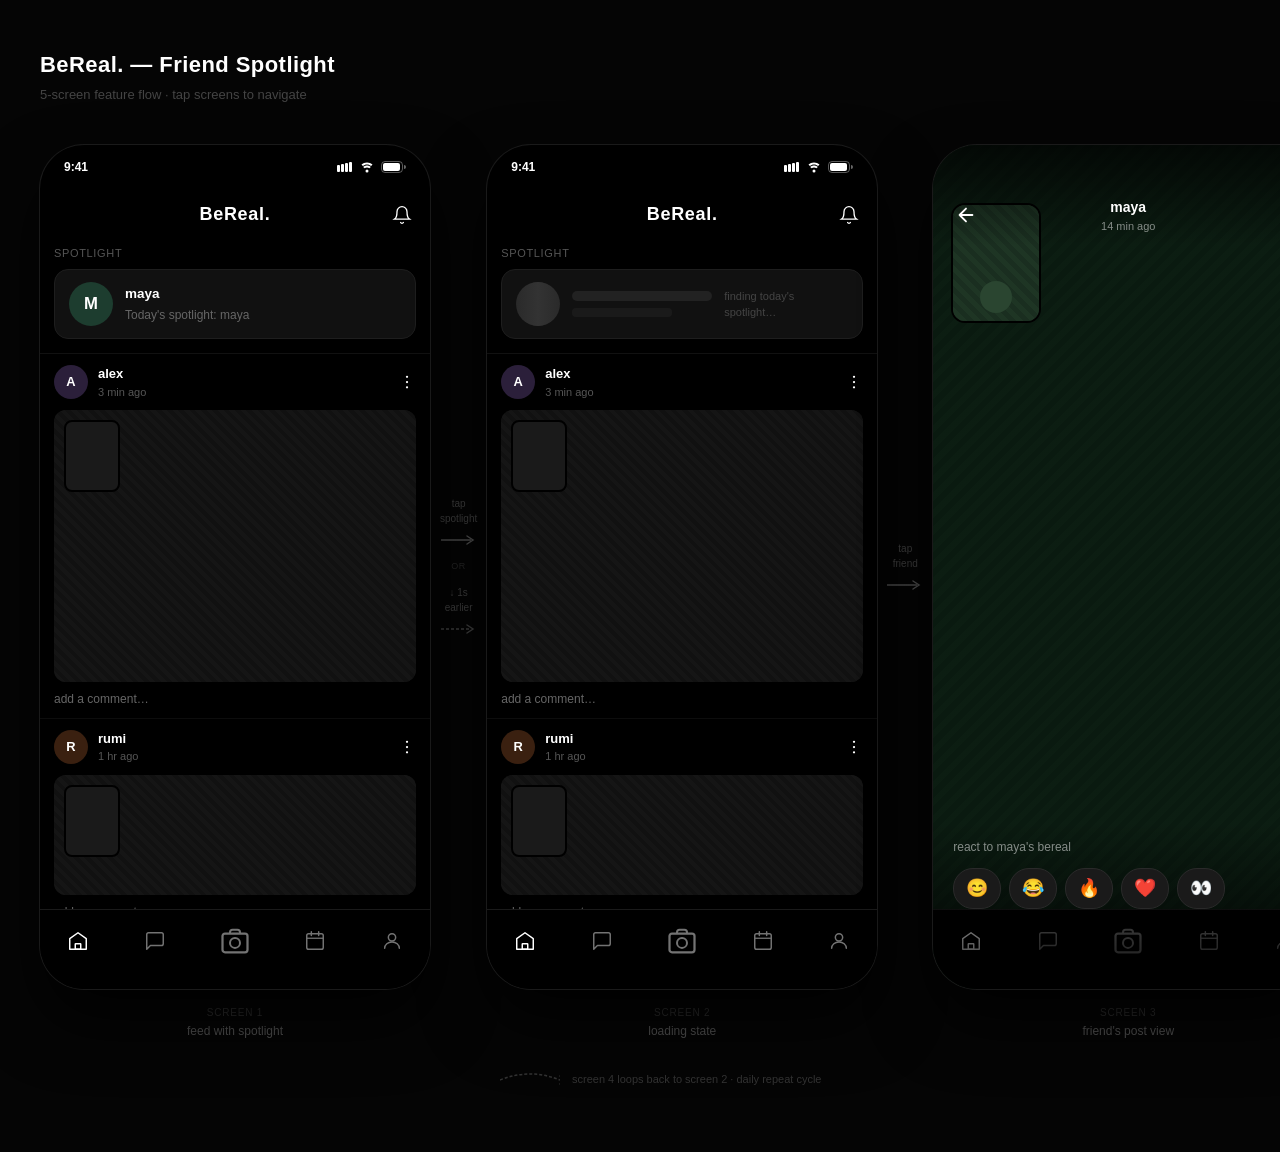
<file: assets/friend-spotlight-app/index.html>
<!doctype html>
<html lang="en">
  <head>
    
    <meta charset="UTF-8" />
    <meta name="viewport" content="width=device-width, initial-scale=1.0" />
    <title>Friend Spotlight — BeReal feature flow</title>
    
    <meta name="description" content="Discover and engage with friends through a daily spotlight feature that highlights a different friend&#39;s BeReal post, enhancing social connection.">
    <meta name="robots" content="noindex, nofollow">
    <meta property="og:title" content="Figma Make App">
    <meta property="og:description" content="Discover and engage with friends through a daily spotlight feature that highlights a different friend&#39;s BeReal post, enhancing social connection.">
    <script type="module" crossorigin src="assets/index-B7iZ-8UT.js"></script>
    <link rel="stylesheet" crossorigin href="assets/index-D3svId95.css">
  </head>
  <body>
    
    <div id="root"></div>
    
  </body>
</html>
</file>
<file: assets/friend-spotlight-app/assets/index-D3svId95.css>
/*! tailwindcss v4.3.3 | MIT License | https://tailwindcss.com */
@layer properties{@supports (((-webkit-hyphens:none)) and (not (margin-trim:inline))) or ((-moz-orient:inline) and (not (color:rgb(from red r g b)))){*,:before,:after,::backdrop{--tw-rotate-x:initial;--tw-rotate-y:initial;--tw-rotate-z:initial;--tw-skew-x:initial;--tw-skew-y:initial;--tw-border-style:solid;--tw-blur:initial;--tw-brightness:initial;--tw-contrast:initial;--tw-grayscale:initial;--tw-hue-rotate:initial;--tw-invert:initial;--tw-opacity:initial;--tw-saturate:initial;--tw-sepia:initial;--tw-drop-shadow:initial;--tw-drop-shadow-color:initial;--tw-drop-shadow-alpha:100%;--tw-drop-shadow-size:initial}}}@layer theme{:root,:host{--font-sans:-apple-system, BlinkMacSystemFont, "Segoe UI", Roboto, "Helvetica Neue", "Noto Sans", Arial, sans-serif, "Apple Color Emoji", "Segoe UI Emoji", "Segoe UI Symbol", "Noto Color Emoji";--font-mono:ui-monospace, SFMono-Regular, Menlo, Monaco, Consolas, "Liberation Mono", "Courier New", monospace;--default-transition-duration:.15s;--default-transition-timing-function:cubic-bezier(.4, 0, .2, 1);--default-font-family:var(--font-sans);--default-mono-font-family:var(--font-mono)}}@layer base{*,:after,:before,::backdrop{box-sizing:border-box;border:0 solid;margin:0;padding:0}::file-selector-button{box-sizing:border-box;border:0 solid;margin:0;padding:0}html,:host{-webkit-text-size-adjust:100%;tab-size:4;line-height:1.5;font-family:var(--default-font-family,-apple-system, BlinkMacSystemFont, "Segoe UI", Roboto, "Helvetica Neue", "Noto Sans", Arial, sans-serif, "Apple Color Emoji", "Segoe UI Emoji", "Segoe UI Symbol", "Noto Color Emoji");font-feature-settings:var(--default-font-feature-settings,normal);font-variation-settings:var(--default-font-variation-settings,normal);-webkit-tap-highlight-color:transparent}hr{height:0;color:inherit;border-top-width:1px}abbr:where([title]){-webkit-text-decoration:underline dotted;text-decoration:underline dotted}h1,h2,h3,h4,h5,h6{font-size:inherit;font-weight:inherit}a{color:inherit;-webkit-text-decoration:inherit;-webkit-text-decoration:inherit;-webkit-text-decoration:inherit;-webkit-text-decoration:inherit;text-decoration:inherit}b,strong{font-weight:bolder}code,kbd,samp,pre{font-family:var(--default-mono-font-family,ui-monospace, SFMono-Regular, Menlo, Monaco, Consolas, "Liberation Mono", "Courier New", monospace);font-feature-settings:var(--default-mono-font-feature-settings,normal);font-variation-settings:var(--default-mono-font-variation-settings,normal);font-size:1em}small{font-size:80%}sub,sup{vertical-align:baseline;font-size:75%;line-height:0;position:relative}sub{bottom:-.25em}sup{top:-.5em}table{text-indent:0;border-color:inherit;border-collapse:collapse}:-moz-focusring:where(:not(iframe)){outline:auto}progress{vertical-align:baseline}summary{display:list-item}ol,ul,menu{list-style:none}img,svg,video,canvas,audio,iframe,embed,object{vertical-align:middle;display:block}img,video{max-width:100%;height:auto}button,input,select,optgroup,textarea{font:inherit;font-feature-settings:inherit;font-variation-settings:inherit;letter-spacing:inherit;color:inherit;opacity:1;background-color:#0000;border-radius:0}::file-selector-button{font:inherit;font-feature-settings:inherit;font-variation-settings:inherit;letter-spacing:inherit;color:inherit;opacity:1;background-color:#0000;border-radius:0}:where(select:is([multiple],[size])) optgroup{font-weight:bolder}:where(select:is([multiple],[size])) optgroup option{padding-inline-start:20px}::file-selector-button{margin-inline-end:4px}::placeholder{opacity:1}@supports (not ((-webkit-appearance:-apple-pay-button))) or (contain-intrinsic-size:1px){::placeholder{color:currentColor}@supports (color:color-mix(in lab, red, red)){::placeholder{color:color-mix(in oklab, currentcolor 50%, transparent)}}}textarea{resize:vertical}::-webkit-search-decoration{-webkit-appearance:none}::-webkit-date-and-time-value{min-height:1lh;text-align:inherit}::-webkit-datetime-edit{display:inline-flex}::-webkit-datetime-edit-fields-wrapper{padding:0}::-webkit-datetime-edit{padding-block:0}::-webkit-datetime-edit-year-field{padding-block:0}::-webkit-datetime-edit-month-field{padding-block:0}::-webkit-datetime-edit-day-field{padding-block:0}::-webkit-datetime-edit-hour-field{padding-block:0}::-webkit-datetime-edit-minute-field{padding-block:0}::-webkit-datetime-edit-second-field{padding-block:0}::-webkit-datetime-edit-millisecond-field{padding-block:0}::-webkit-datetime-edit-meridiem-field{padding-block:0}::-webkit-calendar-picker-indicator{line-height:1}:-moz-ui-invalid{box-shadow:none}button,input:where([type=button],[type=reset],[type=submit]){appearance:button}::file-selector-button{appearance:button}::-webkit-inner-spin-button{height:auto}::-webkit-outer-spin-button{height:auto}[hidden]:where(:not([hidden=until-found])){display:none!important}}@layer components;@layer utilities{.absolute{position:absolute}.fixed{position:fixed}.relative{position:relative}.flex{display:flex}.grid{display:grid}.hidden{display:none}.inline{display:inline}.transform{transform:var(--tw-rotate-x,) var(--tw-rotate-y,) var(--tw-rotate-z,) var(--tw-skew-x,) var(--tw-skew-y,)}.border{border-style:var(--tw-border-style);border-width:1px}.uppercase{text-transform:uppercase}.filter{filter:var(--tw-blur,) var(--tw-brightness,) var(--tw-contrast,) var(--tw-grayscale,) var(--tw-hue-rotate,) var(--tw-invert,) var(--tw-saturate,) var(--tw-sepia,) var(--tw-drop-shadow,)}.transition{transition-property:color,background-color,border-color,outline-color,text-decoration-color,fill,stroke,--tw-gradient-from,--tw-gradient-via,--tw-gradient-to,opacity,box-shadow,transform,translate,scale,rotate,filter,-webkit-backdrop-filter,backdrop-filter,display,content-visibility,overlay,pointer-events;transition-timing-function:var(--tw-ease,var(--default-transition-timing-function));transition-duration:var(--tw-duration,var(--default-transition-duration))}}@property --tw-rotate-x{syntax:"*";inherits:false}@property --tw-rotate-y{syntax:"*";inherits:false}@property --tw-rotate-z{syntax:"*";inherits:false}@property --tw-skew-x{syntax:"*";inherits:false}@property --tw-skew-y{syntax:"*";inherits:false}@property --tw-border-style{syntax:"*";inherits:false;initial-value:solid}@property --tw-blur{syntax:"*";inherits:false}@property --tw-brightness{syntax:"*";inherits:false}@property --tw-contrast{syntax:"*";inherits:false}@property --tw-grayscale{syntax:"*";inherits:false}@property --tw-hue-rotate{syntax:"*";inherits:false}@property --tw-invert{syntax:"*";inherits:false}@property --tw-opacity{syntax:"*";inherits:false}@property --tw-saturate{syntax:"*";inherits:false}@property --tw-sepia{syntax:"*";inherits:false}@property --tw-drop-shadow{syntax:"*";inherits:false}@property --tw-drop-shadow-color{syntax:"*";inherits:false}@property --tw-drop-shadow-alpha{syntax:"<percentage>";inherits:false;initial-value:100%}@property --tw-drop-shadow-size{syntax:"*";inherits:false}
</file>
